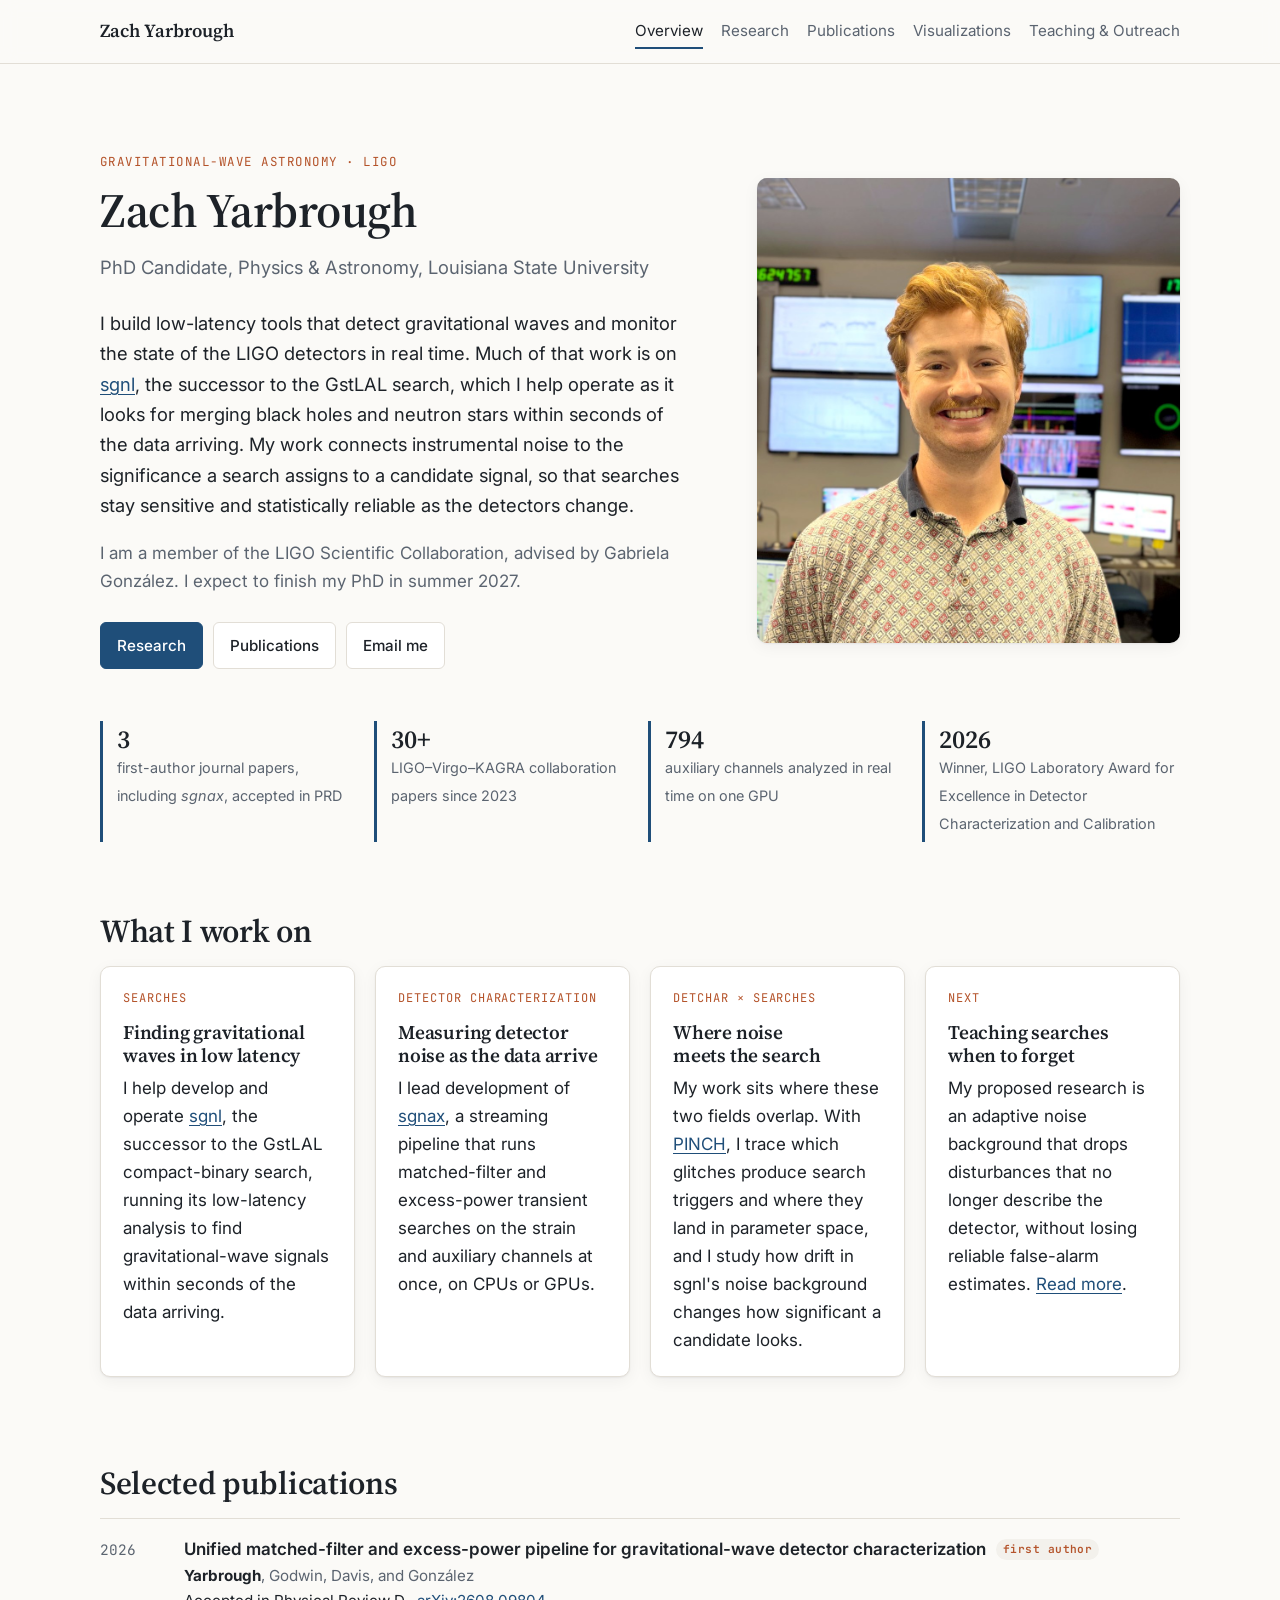
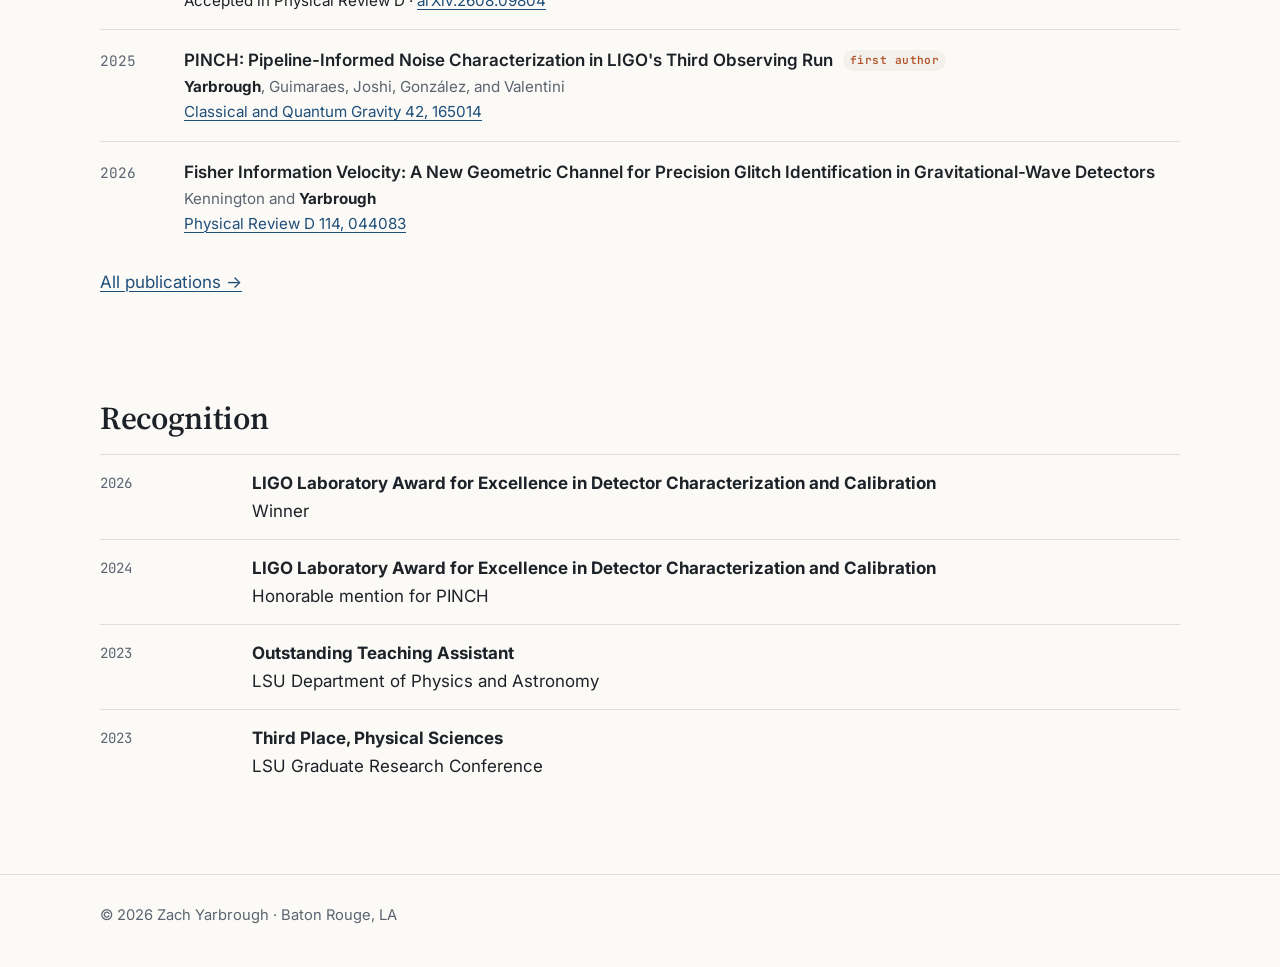
<file: index.html>
<!doctype html>
<html lang="en">
<head>
  <meta charset="utf-8">
  <meta name="viewport" content="width=device-width, initial-scale=1">
  <title>Zach Yarbrough | Gravitational-Wave Physicist</title>
  <meta name="description" content="Zach Yarbrough is a PhD candidate at Louisiana State University and a member of the LIGO Scientific Collaboration, working on detector characterization and low-latency gravitational-wave searches.">
  <link rel="canonical" href="https://zachyarbrough.com/">
  <meta property="og:title" content="Zach Yarbrough | Gravitational-Wave Physicist">
  <meta property="og:description" content="Detector characterization and low-latency gravitational-wave searches with LIGO.">
  <meta property="og:image" content="https://zachyarbrough.com/assets/img/headshot.jpg">
  <meta property="og:url" content="https://zachyarbrough.com/">
  <link rel="preconnect" href="https://fonts.googleapis.com">
  <link rel="preconnect" href="https://fonts.gstatic.com" crossorigin>
  <link rel="stylesheet" href="https://fonts.googleapis.com/css2?family=Inter:wght@400;500;600;700&family=JetBrains+Mono:wght@400;500&family=Source+Serif+4:opsz,wght@8..60,500;8..60,600;8..60,700&display=swap">
  <link rel="stylesheet" href="assets/css/site.css">
  <script type="application/ld+json">
  {
    "@context": "https://schema.org",
    "@type": "Person",
    "name": "Zach Yarbrough",
    "url": "https://zachyarbrough.com/",
    "image": "https://zachyarbrough.com/assets/img/headshot.jpg",
    "jobTitle": "PhD Candidate",
    "affiliation": [
      {"@type": "CollegeOrUniversity", "name": "Louisiana State University"},
      {"@type": "Organization", "name": "LIGO Scientific Collaboration"}
    ],
    "alumniOf": {"@type": "CollegeOrUniversity", "name": "University of Oklahoma"},
    "knowsAbout": ["Gravitational-wave astronomy", "Detector characterization", "Data quality", "Compact binary coalescence searches", "GstLAL", "GPU computing"]
  }
  </script>
</head>
<body>
<a class="skip" href="#main">Skip to content</a>

<header class="site-header">
  <div class="wrap">
    <a class="brand" href="index.html">Zach Yarbrough</a>
    <nav class="nav" aria-label="Main">
      <a href="index.html" aria-current="page">Overview</a>
      <a href="research.html">Research</a>
      <a href="publications.html">Publications</a>
      <a href="visualizations.html">Visualizations</a>
      <a href="outreach.html">Teaching &amp; Outreach</a>
    </nav>
  </div>
</header>

<main id="main">
  <section class="hero">
    <div class="wrap">
      <div>
        <p class="eyebrow">Gravitational-wave astronomy · LIGO</p>
        <h1>Zach Yarbrough</h1>
        <p class="role">PhD Candidate, Physics &amp; Astronomy, Louisiana State University</p>
        <p class="lede">I build low-latency tools that detect gravitational waves and monitor the state of the LIGO detectors in real time. Much of that work is on <a href="research.html#sgnl">sgnl</a>, the successor to the GstLAL search, which I help operate as it looks for merging black holes and neutron stars within seconds of the data arriving. My work connects instrumental noise to the significance a search assigns to a candidate signal, so that searches stay sensitive and statistically reliable as the detectors change.</p>
        <p class="muted">I am a member of the LIGO Scientific Collaboration, advised by Gabriela González. I expect to finish my PhD in summer 2027.</p>
        <div class="cta">
          <a class="btn primary" href="research.html">Research</a>
          <a class="btn" href="publications.html">Publications</a>
          <a class="btn" data-email data-user="zacharylyarbrough" data-domain="gmail.com" href="#">Email me</a>
        </div>
      </div>
      <div class="portrait">
        <img src="assets/img/headshot.jpg" alt="Zach Yarbrough in the LIGO Livingston control room" width="1200" height="1093">
      </div>
    </div>
  </section>

  <div class="wrap">
    <ul class="facts">
      <li><b>3</b><span>first-author journal papers, including <i>sgnax</i>, accepted in PRD</span></li>
      <li><b>30+</b><span>LIGO–Virgo–KAGRA collaboration papers since 2023</span></li>
      <li><b>794</b><span>auxiliary channels analyzed in real time on one GPU</span></li>
      <li><b>2026</b><span>Winner, LIGO Laboratory Award for Excellence in Detector Characterization and Calibration</span></li>
    </ul>

    <section>
      <h2>What I work on</h2>
      <div class="grid grid-4">
        <article class="card">
          <p class="tag">Searches</p>
          <h3>Finding gravitational waves in low latency</h3>
          <p>I help develop and operate <a href="research.html#sgnl">sgnl</a>, the successor to the GstLAL compact-binary search, running its low-latency analysis to find gravitational-wave signals within seconds of the data arriving.</p>
        </article>
        <article class="card">
          <p class="tag">Detector characterization</p>
          <h3>Measuring detector noise as the data arrive</h3>
          <p>I lead development of <a href="research.html#sgnax">sgnax</a>, a streaming pipeline that runs matched-filter and excess-power transient searches on the strain and auxiliary channels at once, on CPUs or GPUs.</p>
        </article>
        <article class="card">
          <p class="tag">Detchar × Searches</p>
          <h3>Where noise meets the search</h3>
          <p>My work sits where these two fields overlap. With <a href="research.html#pinch">PINCH</a>, I trace which glitches produce search triggers and where they land in parameter space, and I study how drift in sgnl's noise background changes how significant a candidate looks.</p>
        </article>
        <article class="card">
          <p class="tag">Next</p>
          <h3>Teaching searches when to forget</h3>
          <p>My proposed research is an adaptive noise background that drops disturbances that no longer describe the detector, without losing reliable false-alarm estimates. <a href="research.html#next">Read more</a>.</p>
        </article>
      </div>
    </section>

    <section>
      <h2>Selected publications</h2>
      <ul class="pubs">
        <li>
          <span class="yr">2026</span>
          <div>
            <div class="t">Unified matched-filter and excess-power pipeline for gravitational-wave detector characterization <span class="badge">first author</span></div>
            <div class="a"><span class="me">Yarbrough</span>, Godwin, Davis, and González</div>
            <div class="v">Accepted in Physical Review D · <a href="https://arxiv.org/abs/2608.09804">arXiv:2608.09804</a></div>
          </div>
        </li>
        <li>
          <span class="yr">2025</span>
          <div>
            <div class="t">PINCH: Pipeline-Informed Noise Characterization in LIGO's Third Observing Run <span class="badge">first author</span></div>
            <div class="a"><span class="me">Yarbrough</span>, Guimaraes, Joshi, González, and Valentini</div>
            <div class="v"><a href="https://doi.org/10.1088/1361-6382/adf58c">Classical and Quantum Gravity 42, 165014</a></div>
          </div>
        </li>
        <li>
          <span class="yr">2026</span>
          <div>
            <div class="t">Fisher Information Velocity: A New Geometric Channel for Precision Glitch Identification in Gravitational-Wave Detectors</div>
            <div class="a">Kennington and <span class="me">Yarbrough</span></div>
            <div class="v"><a href="https://doi.org/10.1103/9mr6-7vts">Physical Review D 114, 044083</a></div>
          </div>
        </li>
      </ul>
      <p style="margin-top:16px"><a href="publications.html">All publications →</a></p>
    </section>

    <section>
      <h2>Recognition</h2>
      <ul class="timeline">
        <li><span class="when">2026</span><div><b>LIGO Laboratory Award for Excellence in Detector Characterization and Calibration</b>Winner</div></li>
        <li><span class="when">2024</span><div><b>LIGO Laboratory Award for Excellence in Detector Characterization and Calibration</b>Honorable mention for PINCH</div></li>
        <li><span class="when">2023</span><div><b>Outstanding Teaching Assistant</b>LSU Department of Physics and Astronomy</div></li>
        <li><span class="when">2023</span><div><b>Third Place, Physical Sciences</b>LSU Graduate Research Conference</div></li>
      </ul>
    </section>
  </div>
</main>

<footer class="site-footer">
  <div class="wrap">
    <span>© <span id="year">2026</span> Zach Yarbrough · Baton Rouge, LA</span>
  </div>
</footer>
<script src="assets/js/site.js"></script>
</body>
</html>
</file>
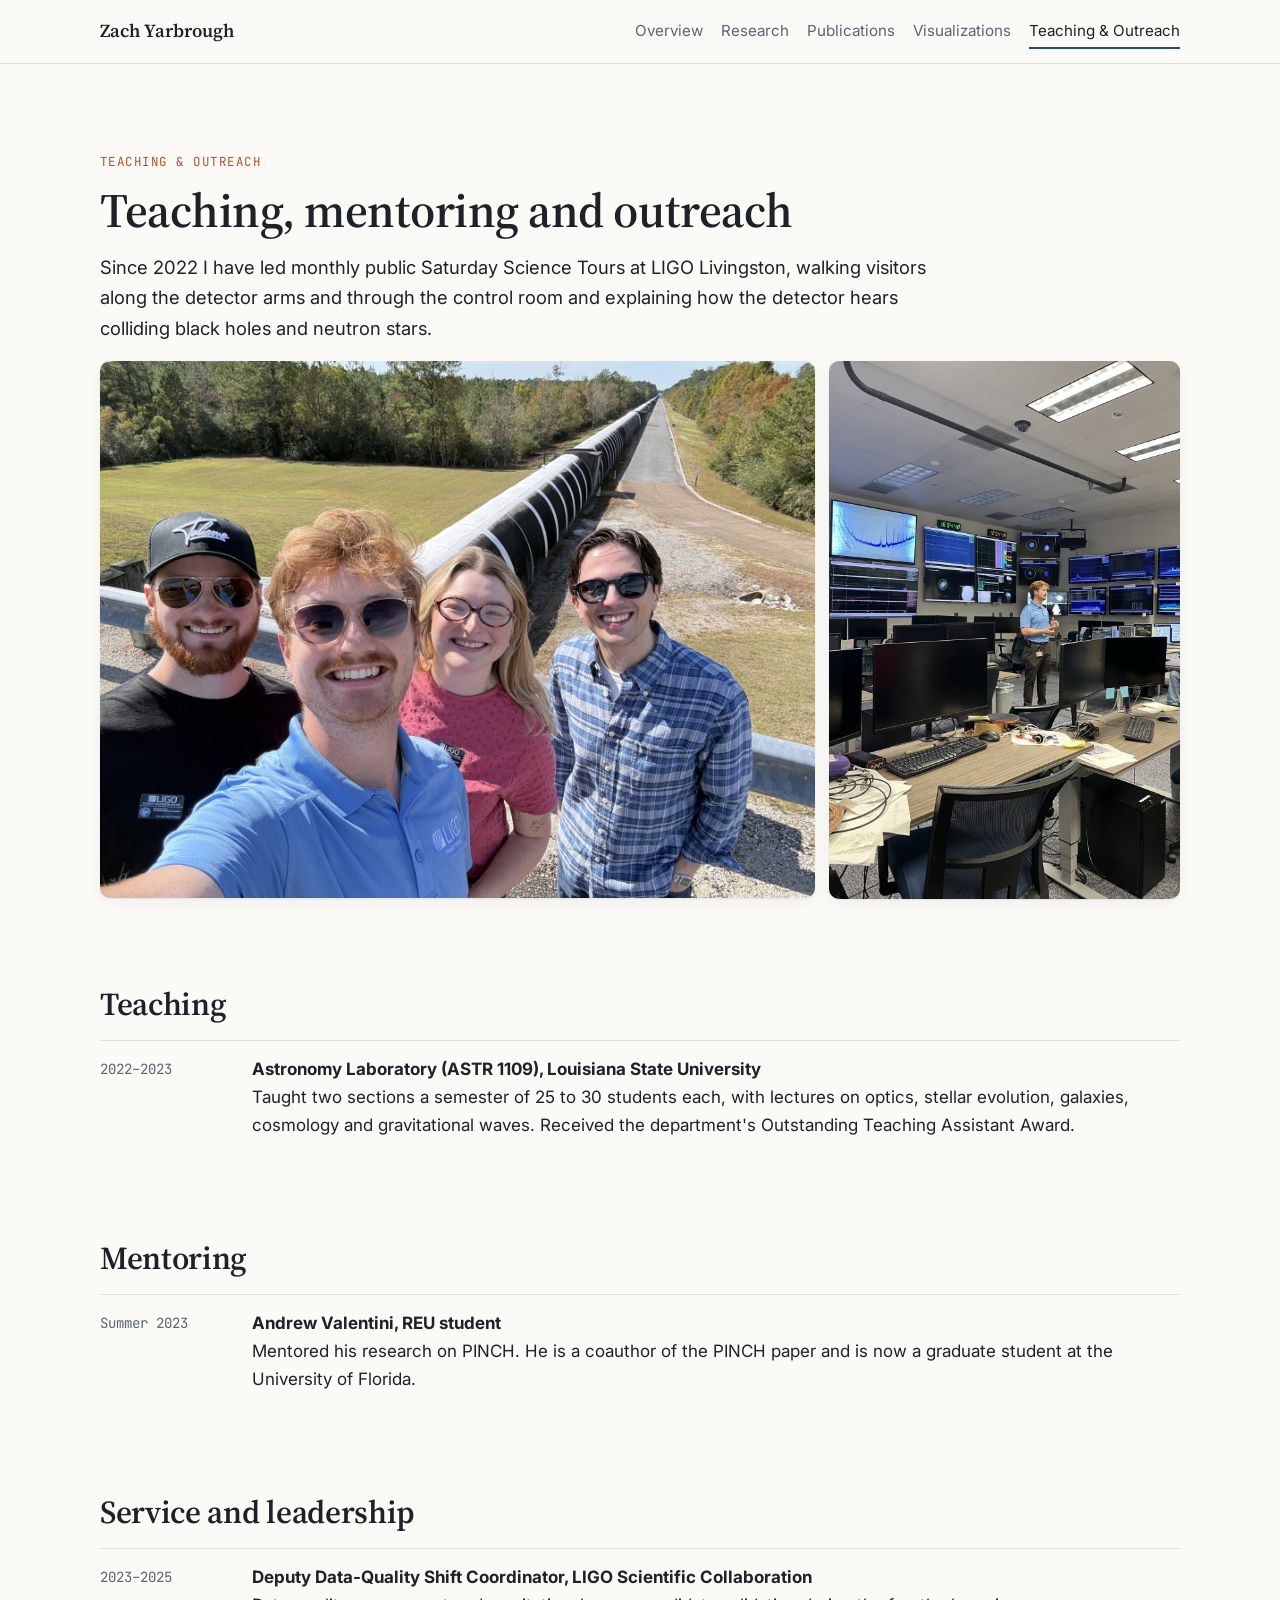
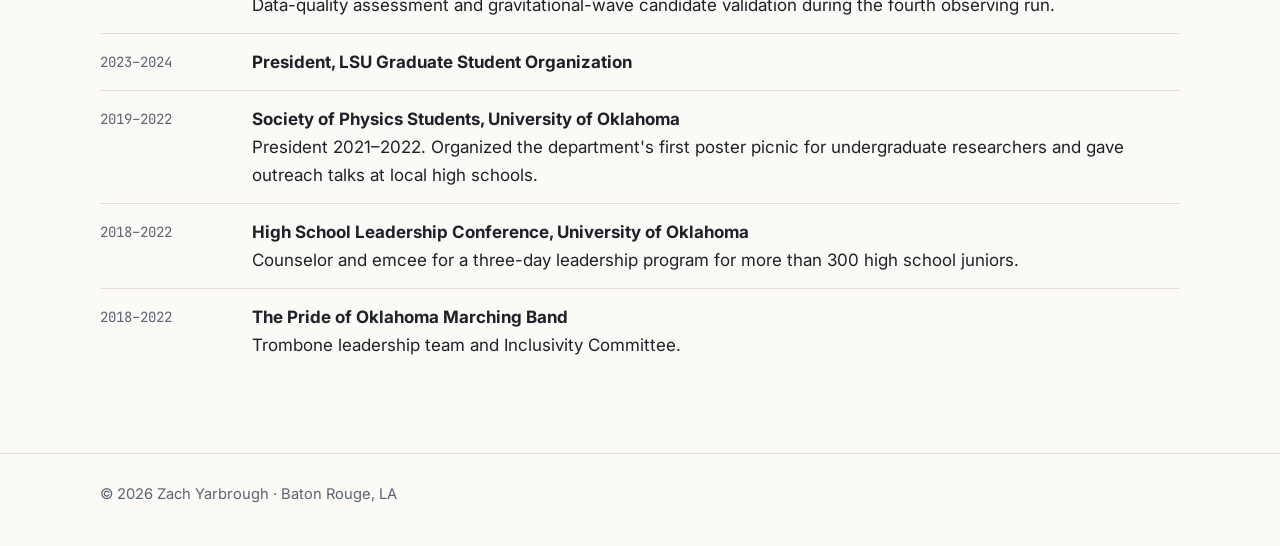
<file: outreach.html>
<!doctype html>
<html lang="en">
<head>
  <meta charset="utf-8">
  <meta name="viewport" content="width=device-width, initial-scale=1">
  <title>Teaching &amp; Outreach | Zach Yarbrough</title>
  <meta name="description" content="Teaching, mentoring, service and public outreach by Zach Yarbrough, including Saturday Science Tours at LIGO Livingston.">
  <link rel="canonical" href="https://zachyarbrough.com/outreach.html">
  <meta property="og:title" content="Teaching &amp; Outreach | Zach Yarbrough">
  <meta property="og:description" content="Teaching, mentoring, service and public outreach by Zach Yarbrough, including Saturday Science Tours at LIGO Livingston.">
  <meta property="og:image" content="https://zachyarbrough.com/assets/img/headshot.jpg">
  <meta property="og:url" content="https://zachyarbrough.com/outreach.html">
  <link rel="preconnect" href="https://fonts.googleapis.com">
  <link rel="preconnect" href="https://fonts.gstatic.com" crossorigin>
  <link rel="stylesheet" href="https://fonts.googleapis.com/css2?family=Inter:wght@400;500;600;700&family=JetBrains+Mono:wght@400;500&family=Source+Serif+4:opsz,wght@8..60,500;8..60,600;8..60,700&display=swap">
  <link rel="stylesheet" href="assets/css/site.css">
</head>
<body>
<a class="skip" href="#main">Skip to content</a>

<header class="site-header">
  <div class="wrap">
    <a class="brand" href="index.html">Zach Yarbrough</a>
    <nav class="nav" aria-label="Main">
      <a href="index.html">Overview</a>
      <a href="research.html">Research</a>
      <a href="publications.html">Publications</a>
      <a href="visualizations.html">Visualizations</a>
      <a href="outreach.html" aria-current="page">Teaching &amp; Outreach</a>
    </nav>
  </div>
</header>

<main id="main">
  <div class="wrap">
    <section class="hero" style="padding-bottom:0">
      <p class="eyebrow">Teaching &amp; Outreach</p>
      <h1>Teaching, mentoring and outreach</h1>
      <p class="narrow lede">Since 2022 I have led monthly public Saturday Science Tours at LIGO Livingston, walking visitors along the detector arms and through the control room and explaining how the detector hears colliding black holes and neutron stars.</p>
    </section>

    <section>
      <div class="gallery">
        <figure class="g-wide"><img src="assets/img/tour-arm-group.jpg" alt="A group selfie beside one of LIGO Livingston's 4-kilometer beam tube arms" loading="lazy"></figure>
        <figure class="g-tall"><img src="assets/img/tour-control-room.jpg" alt="Speaking with visitors in the LIGO Livingston control room" loading="lazy"></figure>
      </div>
    </section>

    <section>
      <h2>Teaching</h2>
      <ul class="timeline">
        <li><span class="when">2022–2023</span><div><b>Astronomy Laboratory (ASTR 1109), Louisiana State University</b>Taught two sections a semester of 25 to 30 students each, with lectures on optics, stellar evolution, galaxies, cosmology and gravitational waves. Received the department's Outstanding Teaching Assistant Award.</div></li>
      </ul>
    </section>

    <section>
      <h2>Mentoring</h2>
      <ul class="timeline">
        <li><span class="when">Summer 2023</span><div><b>Andrew Valentini, REU student</b>Mentored his research on PINCH. He is a coauthor of the PINCH paper and is now a graduate student at the University of Florida.</div></li>
      </ul>
    </section>

    <section>
      <h2>Service and leadership</h2>
      <ul class="timeline">
        <li><span class="when">2023–2025</span><div><b>Deputy Data-Quality Shift Coordinator, LIGO Scientific Collaboration</b>Data-quality assessment and gravitational-wave candidate validation during the fourth observing run.</div></li>
        <li><span class="when">2023–2024</span><div><b>President, LSU Graduate Student Organization</b></div></li>
        <li><span class="when">2019–2022</span><div><b>Society of Physics Students, University of Oklahoma</b>President 2021–2022. Organized the department's first poster picnic for undergraduate researchers and gave outreach talks at local high schools.</div></li>
        <li><span class="when">2018–2022</span><div><b>High School Leadership Conference, University of Oklahoma</b>Counselor and emcee for a three-day leadership program for more than 300 high school juniors.</div></li>
        <li><span class="when">2018–2022</span><div><b>The Pride of Oklahoma Marching Band</b>Trombone leadership team and Inclusivity Committee.</div></li>
      </ul>
    </section>
  </div>
</main>


<footer class="site-footer">
  <div class="wrap">
    <span>© <span id="year">2026</span> Zach Yarbrough · Baton Rouge, LA</span>
  </div>
</footer>
<script src="assets/js/site.js"></script>
</body>
</html>
</file>
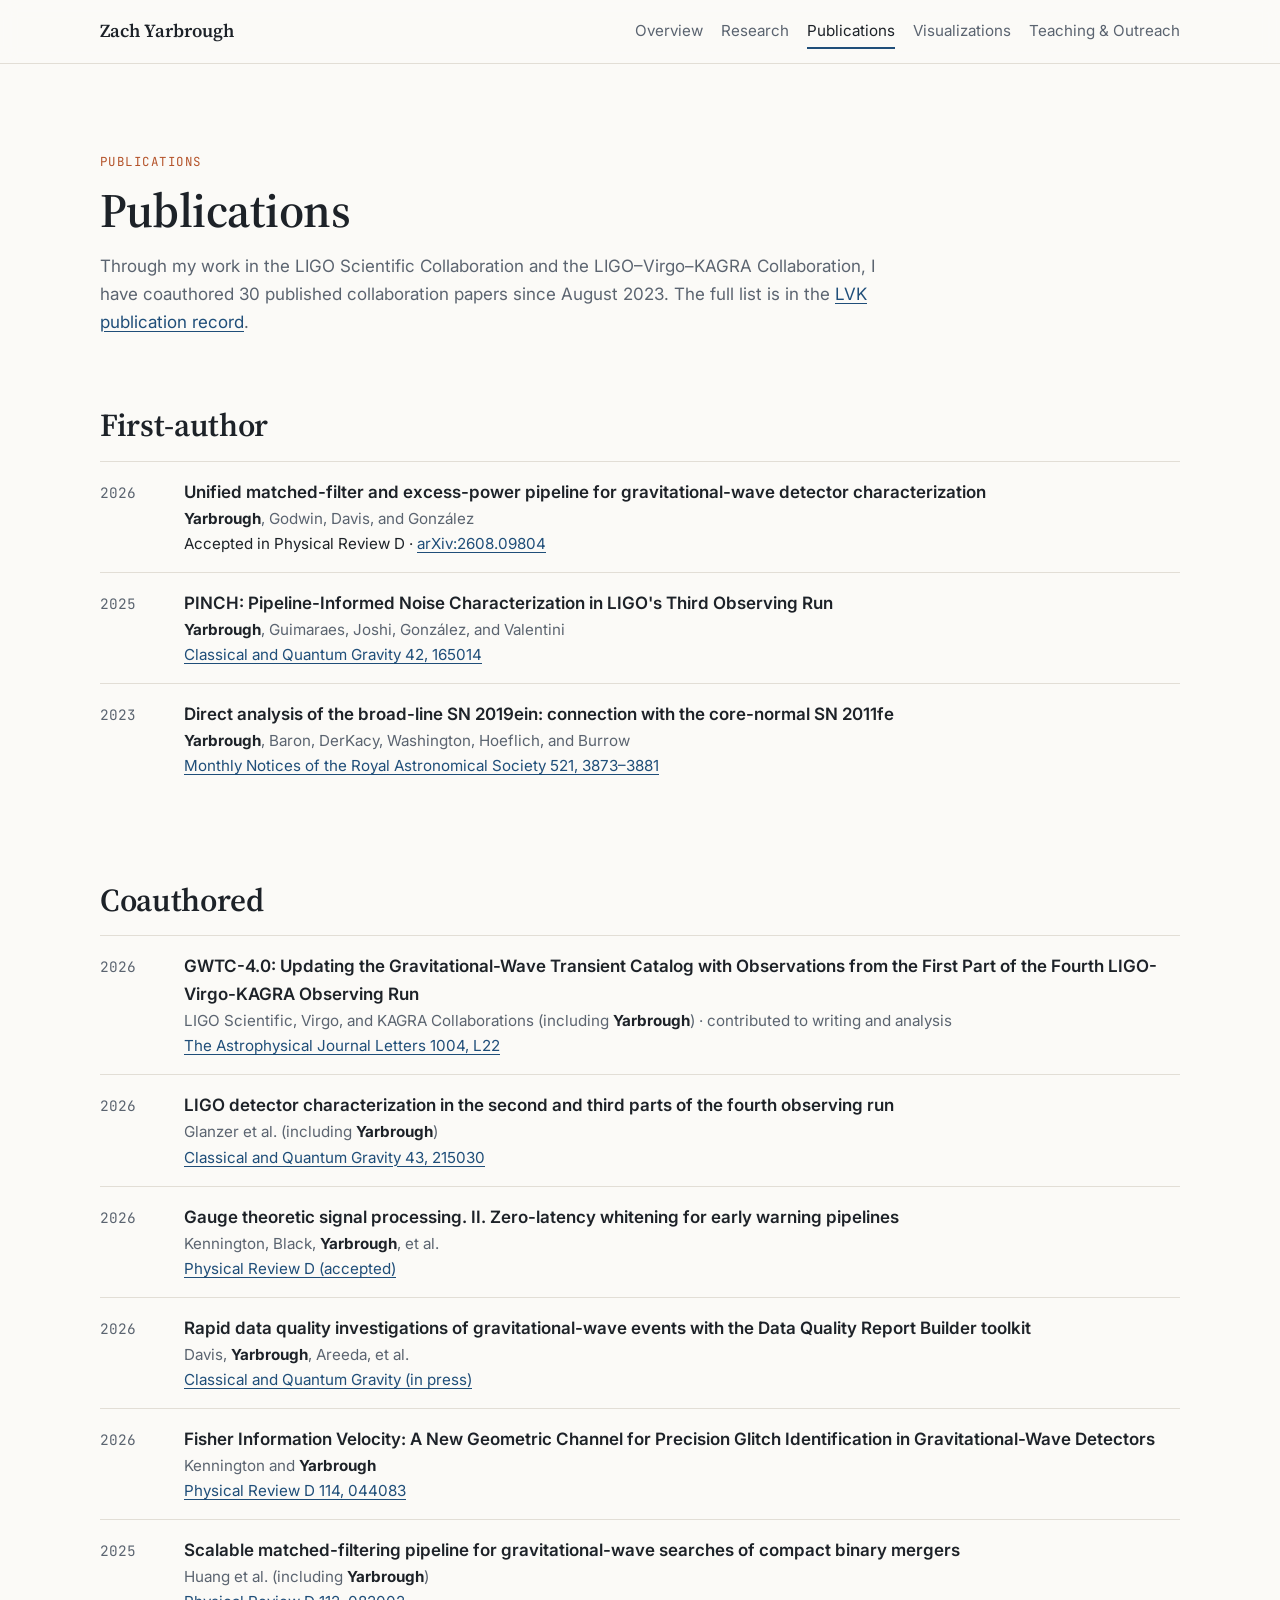
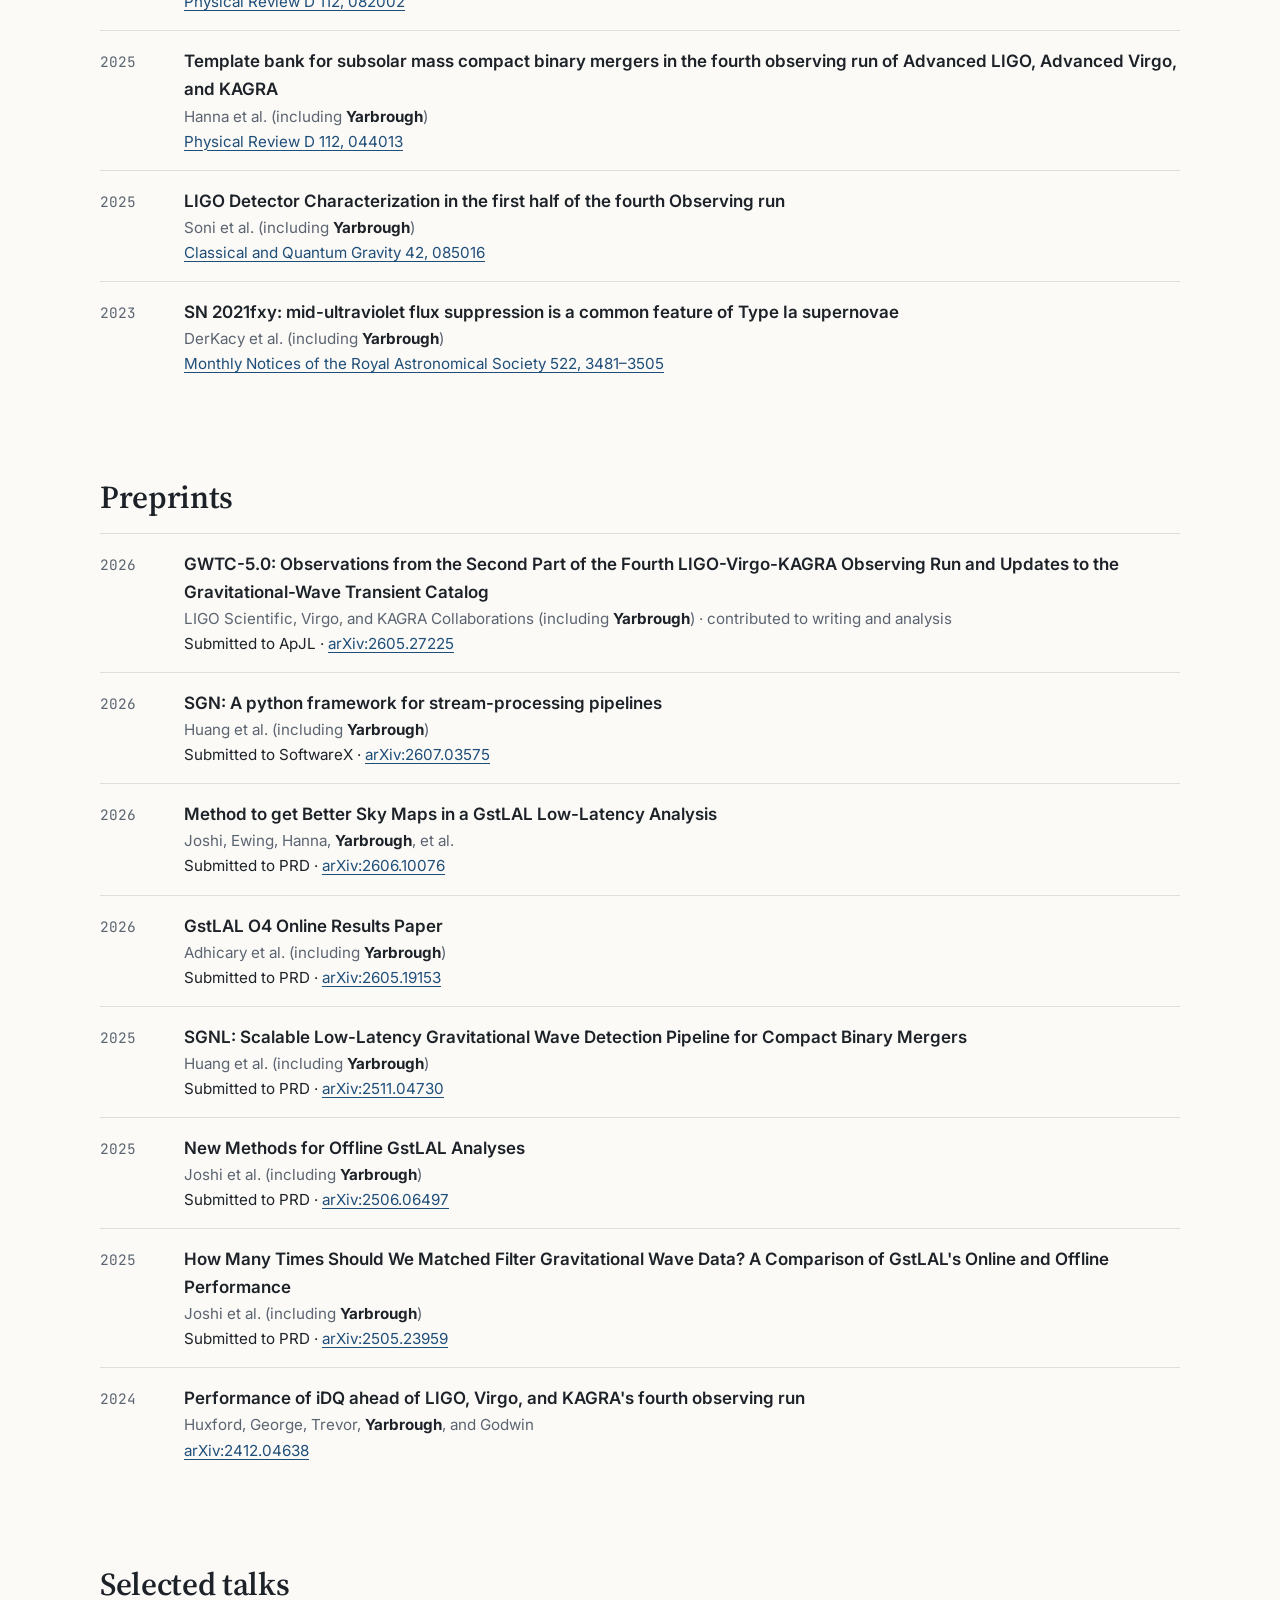
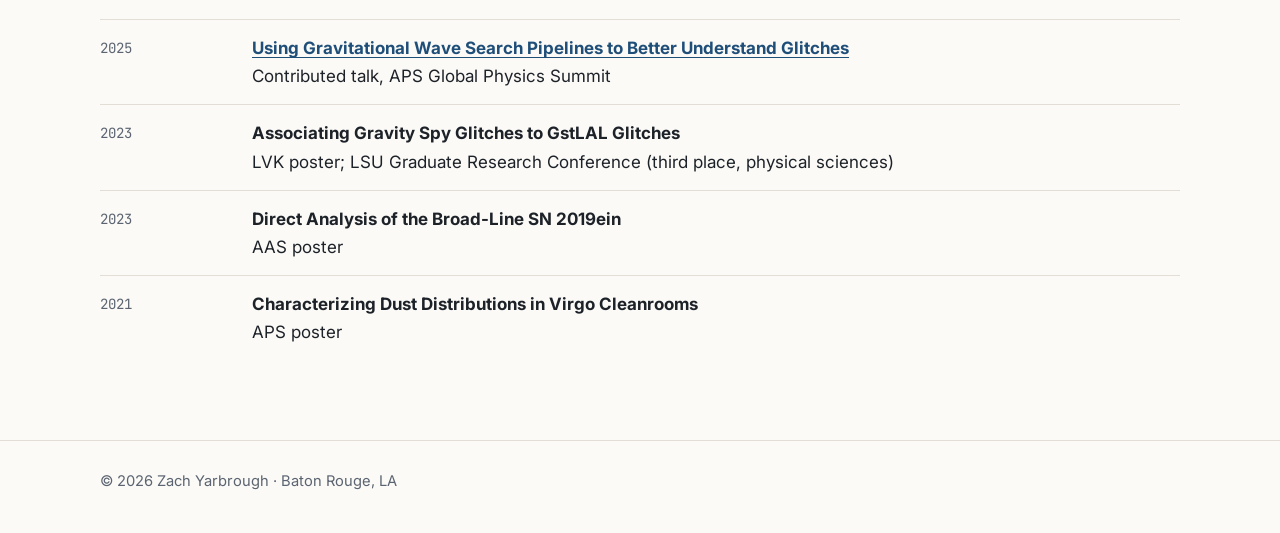
<file: publications.html>
<!doctype html>
<html lang="en">
<head>
  <meta charset="utf-8">
  <meta name="viewport" content="width=device-width, initial-scale=1">
  <title>Publications | Zach Yarbrough</title>
  <meta name="description" content="Publications by Zach Yarbrough, including first-author papers on PINCH, sgnax and SN 2019ein, and LIGO-Virgo-KAGRA collaboration papers.">
  <link rel="canonical" href="https://zachyarbrough.com/publications.html">
  <meta property="og:title" content="Publications | Zach Yarbrough">
  <meta property="og:description" content="Publications by Zach Yarbrough, including first-author papers on PINCH, sgnax and SN 2019ein, and LIGO-Virgo-KAGRA collaboration papers.">
  <meta property="og:image" content="https://zachyarbrough.com/assets/img/headshot.jpg">
  <meta property="og:url" content="https://zachyarbrough.com/publications.html">
  <link rel="preconnect" href="https://fonts.googleapis.com">
  <link rel="preconnect" href="https://fonts.gstatic.com" crossorigin>
  <link rel="stylesheet" href="https://fonts.googleapis.com/css2?family=Inter:wght@400;500;600;700&family=JetBrains+Mono:wght@400;500&family=Source+Serif+4:opsz,wght@8..60,500;8..60,600;8..60,700&display=swap">
  <link rel="stylesheet" href="assets/css/site.css">
</head>
<body>
<a class="skip" href="#main">Skip to content</a>

<header class="site-header">
  <div class="wrap">
    <a class="brand" href="index.html">Zach Yarbrough</a>
    <nav class="nav" aria-label="Main">
      <a href="index.html">Overview</a>
      <a href="research.html">Research</a>
      <a href="publications.html" aria-current="page">Publications</a>
      <a href="visualizations.html">Visualizations</a>
      <a href="outreach.html">Teaching &amp; Outreach</a>
    </nav>
  </div>
</header>

<main id="main">
  <div class="wrap">
    <section class="hero" style="padding-bottom:0">
      <p class="eyebrow">Publications</p>
      <h1>Publications</h1>
      <p class="narrow muted">Through my work in the LIGO Scientific Collaboration and the LIGO–Virgo–KAGRA Collaboration, I have coauthored 30 published collaboration papers since August 2023. The full list is in the <a href="https://pnp.ligo.org/ppcomm/Papers.html">LVK publication record</a>.</p>
    </section>

    <section>
      <h2>First-author</h2>
      <ul class="pubs">
        <li><span class="yr">2026</span><div>
          <div class="t">Unified matched-filter and excess-power pipeline for gravitational-wave detector characterization</div>
          <div class="a"><span class="me">Yarbrough</span>, Godwin, Davis, and González</div>
          <div class="v">Accepted in Physical Review D · <a href="https://arxiv.org/abs/2608.09804">arXiv:2608.09804</a></div></div></li>
        <li><span class="yr">2025</span><div>
          <div class="t">PINCH: Pipeline-Informed Noise Characterization in LIGO's Third Observing Run</div>
          <div class="a"><span class="me">Yarbrough</span>, Guimaraes, Joshi, González, and Valentini</div>
          <div class="v"><a href="https://doi.org/10.1088/1361-6382/adf58c">Classical and Quantum Gravity 42, 165014</a></div></div></li>
        <li><span class="yr">2023</span><div>
          <div class="t">Direct analysis of the broad-line SN 2019ein: connection with the core-normal SN 2011fe</div>
          <div class="a"><span class="me">Yarbrough</span>, Baron, DerKacy, Washington, Hoeflich, and Burrow</div>
          <div class="v"><a href="https://doi.org/10.1093/mnras/stad758">Monthly Notices of the Royal Astronomical Society 521, 3873–3881</a></div></div></li>
      </ul>
    </section>

    <section>
      <h2>Coauthored</h2>
      <ul class="pubs">
        <li><span class="yr">2026</span><div>
          <div class="t">GWTC-4.0: Updating the Gravitational-Wave Transient Catalog with Observations from the First Part of the Fourth LIGO-Virgo-KAGRA Observing Run</div>
          <div class="a">LIGO Scientific, Virgo, and KAGRA Collaborations (including <span class="me">Yarbrough</span>) · contributed to writing and analysis</div>
          <div class="v"><a href="https://doi.org/10.3847/2041-8213/ae2c74">The Astrophysical Journal Letters 1004, L22</a></div></div></li>
        <li><span class="yr">2026</span><div>
          <div class="t">LIGO detector characterization in the second and third parts of the fourth observing run</div>
          <div class="a">Glanzer et al. (including <span class="me">Yarbrough</span>)</div>
          <div class="v"><a href="https://doi.org/10.1088/1361-6382/aeb525">Classical and Quantum Gravity 43, 215030</a></div></div></li>
        <li><span class="yr">2026</span><div>
          <div class="t">Gauge theoretic signal processing. II. Zero-latency whitening for early warning pipelines</div>
          <div class="a">Kennington, Black, <span class="me">Yarbrough</span>, et al.</div>
          <div class="v"><a href="https://doi.org/10.1103/z82m-glq3">Physical Review D (accepted)</a></div></div></li>
        <li><span class="yr">2026</span><div>
          <div class="t">Rapid data quality investigations of gravitational-wave events with the Data Quality Report Builder toolkit</div>
          <div class="a">Davis, <span class="me">Yarbrough</span>, Areeda, et al.</div>
          <div class="v"><a href="https://doi.org/10.1088/1361-6382/aeaa9d">Classical and Quantum Gravity (in press)</a></div></div></li>
        <li><span class="yr">2026</span><div>
          <div class="t">Fisher Information Velocity: A New Geometric Channel for Precision Glitch Identification in Gravitational-Wave Detectors</div>
          <div class="a">Kennington and <span class="me">Yarbrough</span></div>
          <div class="v"><a href="https://doi.org/10.1103/9mr6-7vts">Physical Review D 114, 044083</a></div></div></li>
        <li><span class="yr">2025</span><div>
          <div class="t">Scalable matched-filtering pipeline for gravitational-wave searches of compact binary mergers</div>
          <div class="a">Huang et al. (including <span class="me">Yarbrough</span>)</div>
          <div class="v"><a href="https://doi.org/10.1103/m7bv-c7rm">Physical Review D 112, 082002</a></div></div></li>
        <li><span class="yr">2025</span><div>
          <div class="t">Template bank for subsolar mass compact binary mergers in the fourth observing run of Advanced LIGO, Advanced Virgo, and KAGRA</div>
          <div class="a">Hanna et al. (including <span class="me">Yarbrough</span>)</div>
          <div class="v"><a href="https://doi.org/10.1103/c97v-bmj8">Physical Review D 112, 044013</a></div></div></li>
        <li><span class="yr">2025</span><div>
          <div class="t">LIGO Detector Characterization in the first half of the fourth Observing run</div>
          <div class="a">Soni et al. (including <span class="me">Yarbrough</span>)</div>
          <div class="v"><a href="https://doi.org/10.1088/1361-6382/adc4b6">Classical and Quantum Gravity 42, 085016</a></div></div></li>
        <li><span class="yr">2023</span><div>
          <div class="t">SN 2021fxy: mid-ultraviolet flux suppression is a common feature of Type Ia supernovae</div>
          <div class="a">DerKacy et al. (including <span class="me">Yarbrough</span>)</div>
          <div class="v"><a href="https://doi.org/10.1093/mnras/stad1171">Monthly Notices of the Royal Astronomical Society 522, 3481–3505</a></div></div></li>
      </ul>
    </section>

    <section>
      <h2>Preprints</h2>
      <ul class="pubs">
        <li><span class="yr">2026</span><div>
          <div class="t">GWTC-5.0: Observations from the Second Part of the Fourth LIGO-Virgo-KAGRA Observing Run and Updates to the Gravitational-Wave Transient Catalog</div>
          <div class="a">LIGO Scientific, Virgo, and KAGRA Collaborations (including <span class="me">Yarbrough</span>) · contributed to writing and analysis</div>
          <div class="v">Submitted to ApJL · <a href="https://arxiv.org/abs/2605.27225">arXiv:2605.27225</a></div></div></li>
        <li><span class="yr">2026</span><div>
          <div class="t">SGN: A python framework for stream-processing pipelines</div>
          <div class="a">Huang et al. (including <span class="me">Yarbrough</span>)</div>
          <div class="v">Submitted to SoftwareX · <a href="https://arxiv.org/abs/2607.03575">arXiv:2607.03575</a></div></div></li>
        <li><span class="yr">2026</span><div>
          <div class="t">Method to get Better Sky Maps in a GstLAL Low-Latency Analysis</div>
          <div class="a">Joshi, Ewing, Hanna, <span class="me">Yarbrough</span>, et al.</div>
          <div class="v">Submitted to PRD · <a href="https://arxiv.org/abs/2606.10076">arXiv:2606.10076</a></div></div></li>
        <li><span class="yr">2026</span><div>
          <div class="t">GstLAL O4 Online Results Paper</div>
          <div class="a">Adhicary et al. (including <span class="me">Yarbrough</span>)</div>
          <div class="v">Submitted to PRD · <a href="https://arxiv.org/abs/2605.19153">arXiv:2605.19153</a></div></div></li>
        <li><span class="yr">2025</span><div>
          <div class="t">SGNL: Scalable Low-Latency Gravitational Wave Detection Pipeline for Compact Binary Mergers</div>
          <div class="a">Huang et al. (including <span class="me">Yarbrough</span>)</div>
          <div class="v">Submitted to PRD · <a href="https://arxiv.org/abs/2511.04730">arXiv:2511.04730</a></div></div></li>
        <li><span class="yr">2025</span><div>
          <div class="t">New Methods for Offline GstLAL Analyses</div>
          <div class="a">Joshi et al. (including <span class="me">Yarbrough</span>)</div>
          <div class="v">Submitted to PRD · <a href="https://arxiv.org/abs/2506.06497">arXiv:2506.06497</a></div></div></li>
        <li><span class="yr">2025</span><div>
          <div class="t">How Many Times Should We Matched Filter Gravitational Wave Data? A Comparison of GstLAL's Online and Offline Performance</div>
          <div class="a">Joshi et al. (including <span class="me">Yarbrough</span>)</div>
          <div class="v">Submitted to PRD · <a href="https://arxiv.org/abs/2505.23959">arXiv:2505.23959</a></div></div></li>
        <li><span class="yr">2024</span><div>
          <div class="t">Performance of iDQ ahead of LIGO, Virgo, and KAGRA's fourth observing run</div>
          <div class="a">Huxford, George, Trevor, <span class="me">Yarbrough</span>, and Godwin</div>
          <div class="v"><a href="https://arxiv.org/abs/2412.04638">arXiv:2412.04638</a></div></div></li>
      </ul>
    </section>

    <section>
      <h2>Selected talks</h2>
      <ul class="timeline">
        <li><span class="when">2025</span><div><b><a href="https://meetings-archive.aps.org/smt/2025/apr-d17/3/">Using Gravitational Wave Search Pipelines to Better Understand Glitches</a></b>Contributed talk, APS Global Physics Summit</div></li>
        <li><span class="when">2023</span><div><b>Associating Gravity Spy Glitches to GstLAL Glitches</b>LVK poster; LSU Graduate Research Conference (third place, physical sciences)</div></li>
        <li><span class="when">2023</span><div><b>Direct Analysis of the Broad-Line SN 2019ein</b>AAS poster</div></li>
        <li><span class="when">2021</span><div><b>Characterizing Dust Distributions in Virgo Cleanrooms</b>APS poster</div></li>
      </ul>
    </section>
  </div>
</main>


<footer class="site-footer">
  <div class="wrap">
    <span>© <span id="year">2026</span> Zach Yarbrough · Baton Rouge, LA</span>
  </div>
</footer>
<script src="assets/js/site.js"></script>
</body>
</html>
</file>
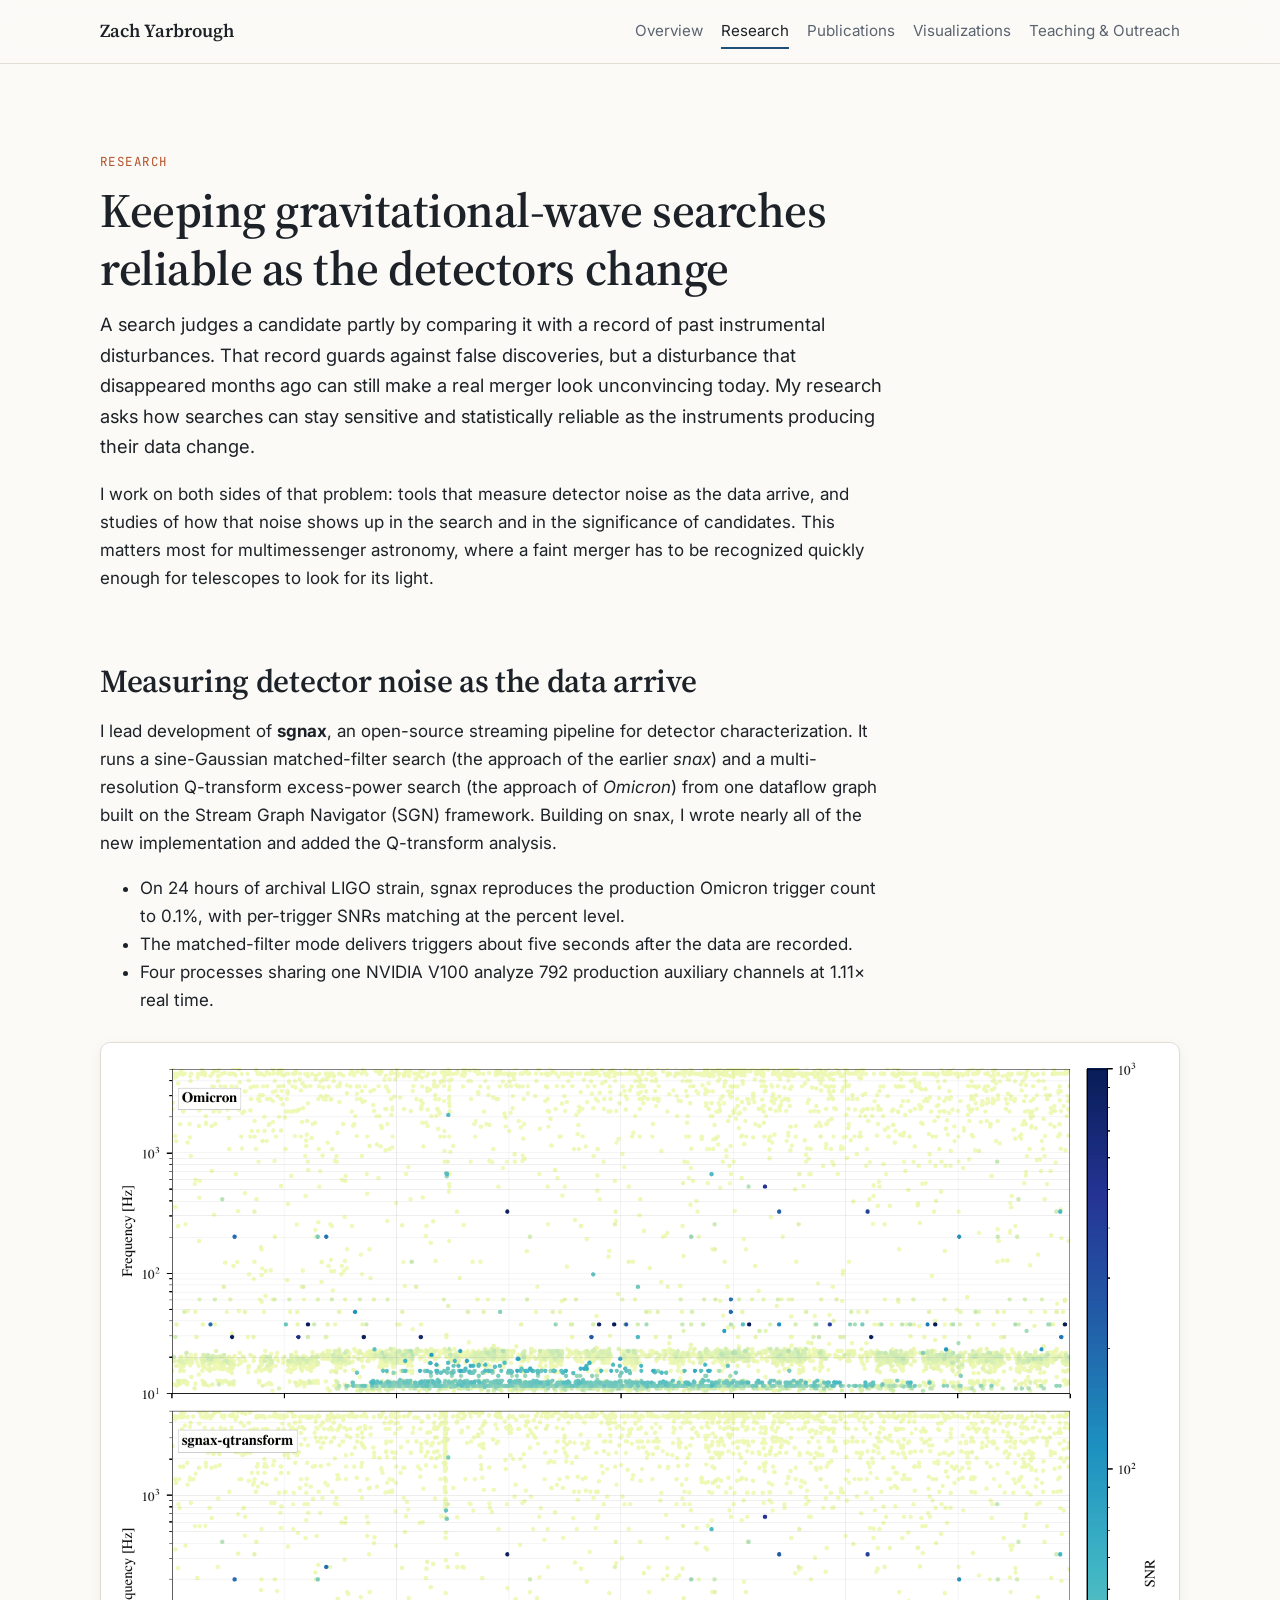
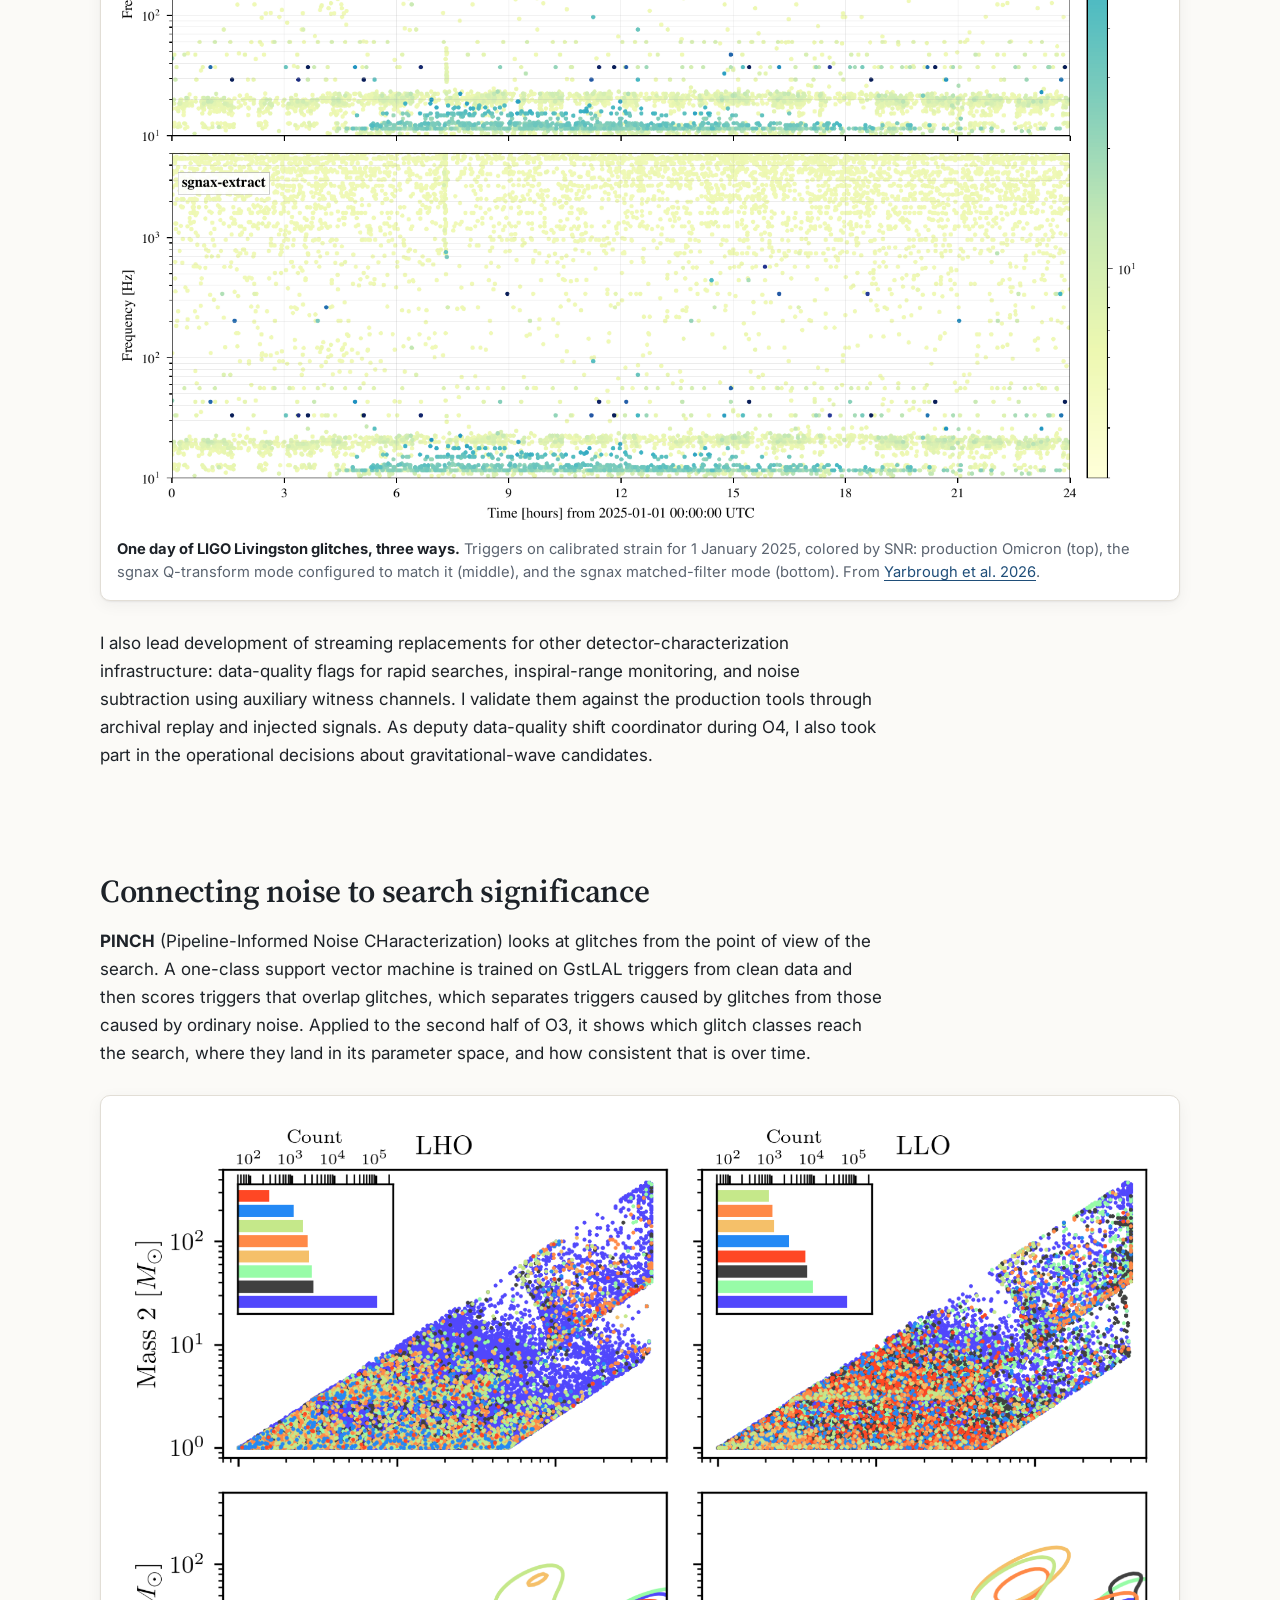
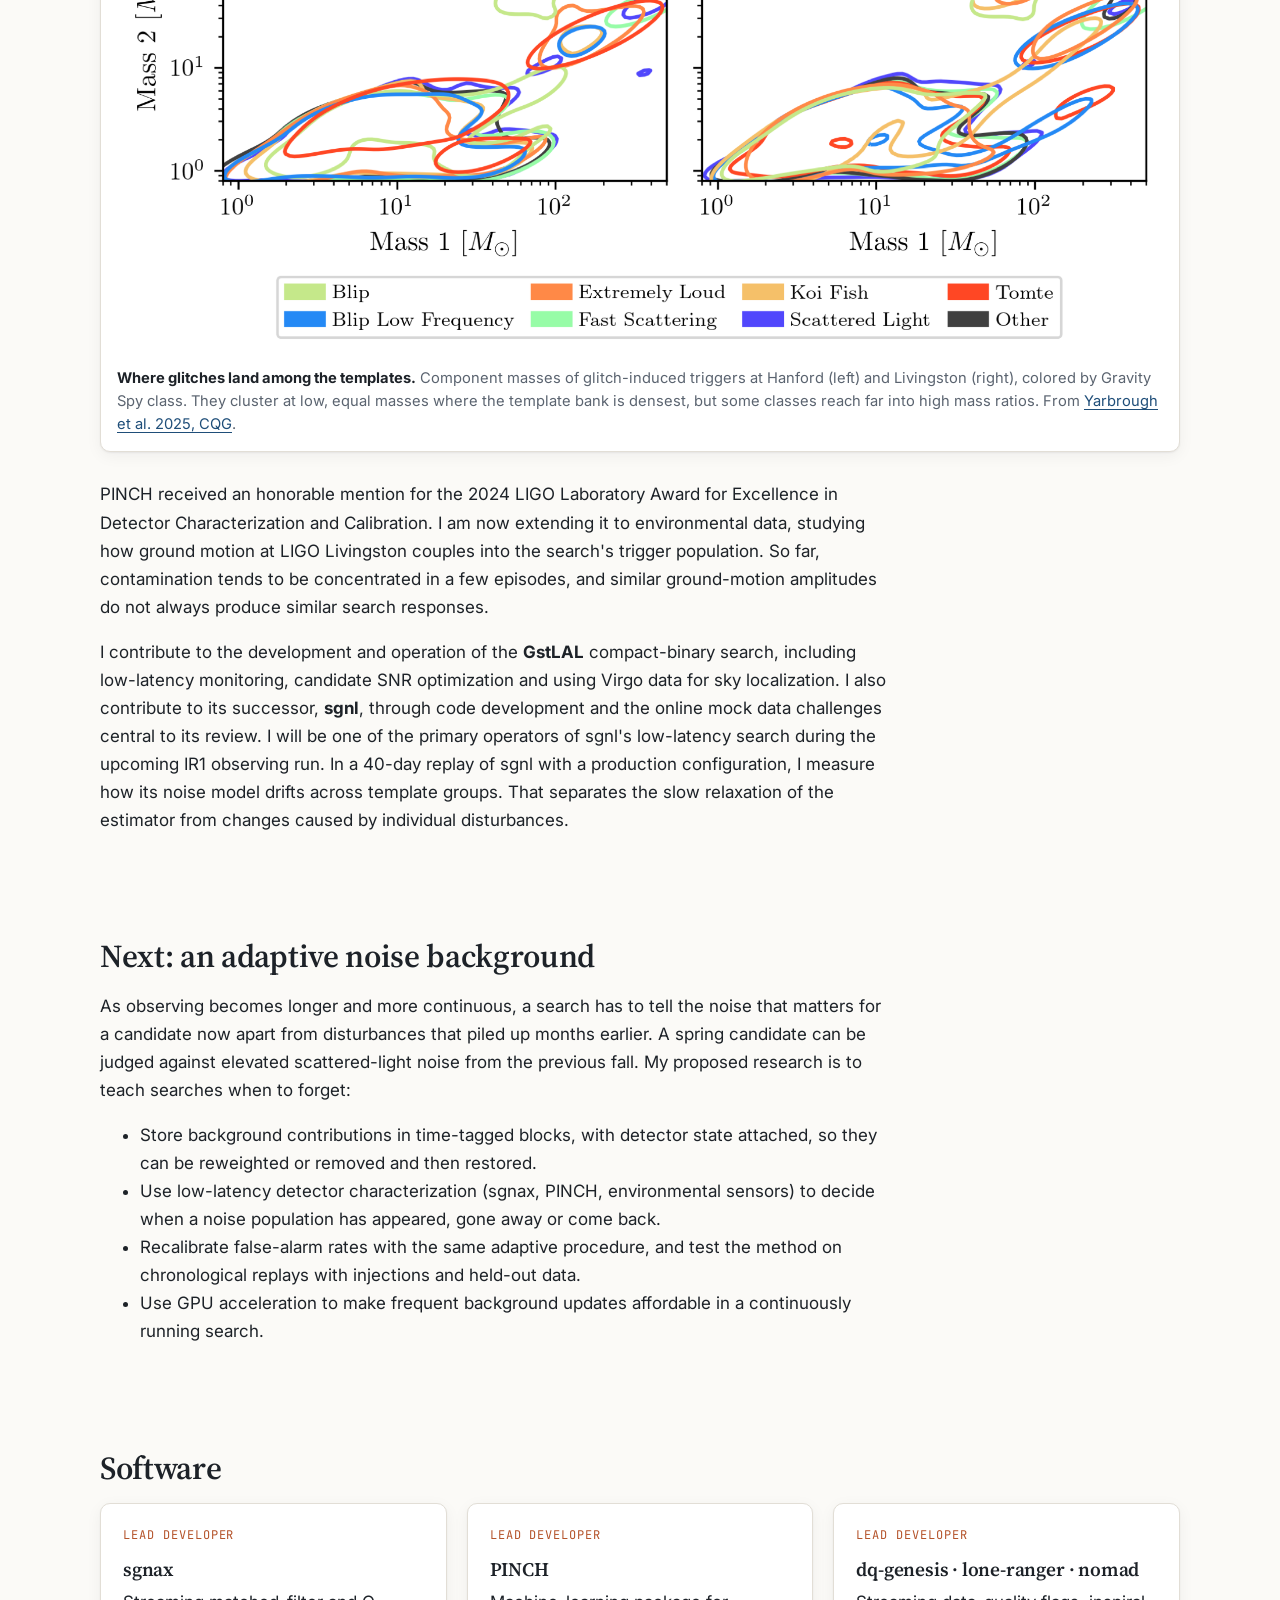
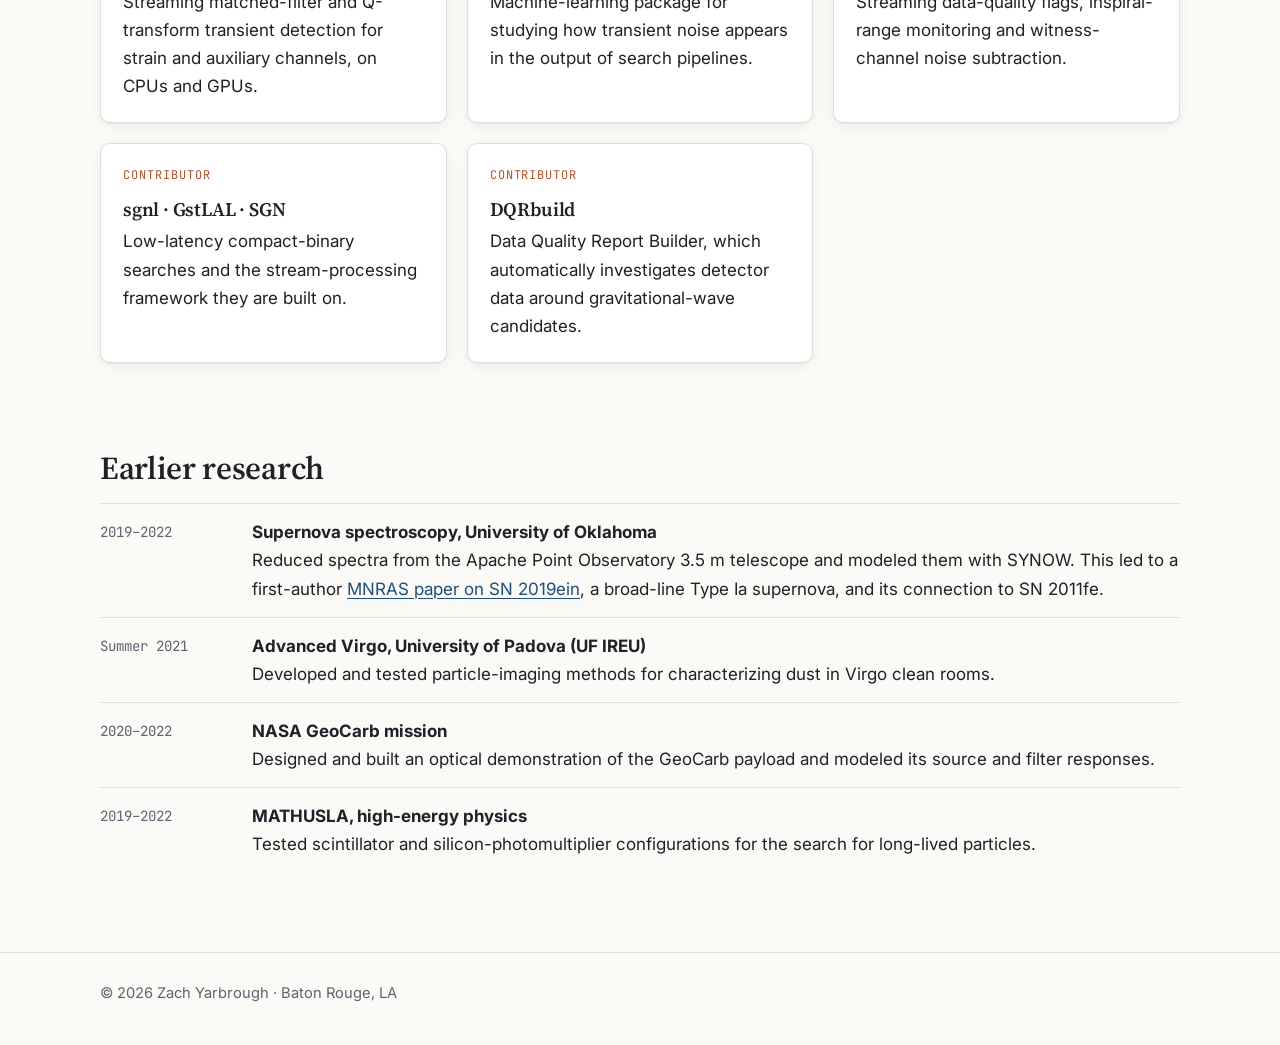
<file: research.html>
<!doctype html>
<html lang="en">
<head>
  <meta charset="utf-8">
  <meta name="viewport" content="width=device-width, initial-scale=1">
  <title>Research | Zach Yarbrough</title>
  <meta name="description" content="Research by Zach Yarbrough: streaming detector characterization (sgnax), pipeline-informed noise characterization (PINCH), and adaptive noise backgrounds for gravitational-wave searches.">
  <link rel="canonical" href="https://zachyarbrough.com/research.html">
  <meta property="og:title" content="Research | Zach Yarbrough">
  <meta property="og:description" content="Research by Zach Yarbrough: streaming detector characterization (sgnax), pipeline-informed noise characterization (PINCH), and adaptive noise backgrounds for gravitational-wave searches.">
  <meta property="og:image" content="https://zachyarbrough.com/assets/img/headshot.jpg">
  <meta property="og:url" content="https://zachyarbrough.com/research.html">
  <link rel="preconnect" href="https://fonts.googleapis.com">
  <link rel="preconnect" href="https://fonts.gstatic.com" crossorigin>
  <link rel="stylesheet" href="https://fonts.googleapis.com/css2?family=Inter:wght@400;500;600;700&family=JetBrains+Mono:wght@400;500&family=Source+Serif+4:opsz,wght@8..60,500;8..60,600;8..60,700&display=swap">
  <link rel="stylesheet" href="assets/css/site.css">
</head>
<body>
<a class="skip" href="#main">Skip to content</a>

<header class="site-header">
  <div class="wrap">
    <a class="brand" href="index.html">Zach Yarbrough</a>
    <nav class="nav" aria-label="Main">
      <a href="index.html">Overview</a>
      <a href="research.html" aria-current="page">Research</a>
      <a href="publications.html">Publications</a>
      <a href="visualizations.html">Visualizations</a>
      <a href="outreach.html">Teaching &amp; Outreach</a>
    </nav>
  </div>
</header>

<main id="main">
  <div class="wrap">
    <section class="hero" style="padding-bottom:0">
      <p class="eyebrow">Research</p>
      <h1>Keeping gravitational-wave searches reliable as the detectors change</h1>
      <div class="narrow">
        <p class="lede">A search judges a candidate partly by comparing it with a record of past instrumental disturbances. That record guards against false discoveries, but a disturbance that disappeared months ago can still make a real merger look unconvincing today. My research asks how searches can stay sensitive and statistically reliable as the instruments producing their data change.</p>
        <p>I work on both sides of that problem: tools that measure detector noise as the data arrive, and studies of how that noise shows up in the search and in the significance of candidates. This matters most for multimessenger astronomy, where a faint merger has to be recognized quickly enough for telescopes to look for its light.</p>
      </div>
    </section>

    <section id="sgnax">
      <h2>Measuring detector noise as the data arrive</h2>
      <div class="narrow">
        <p>I lead development of <b>sgnax</b>, an open-source streaming pipeline for detector characterization. It runs a sine-Gaussian matched-filter search (the approach of the earlier <i>snax</i>) and a multi-resolution Q-transform excess-power search (the approach of <i>Omicron</i>) from one dataflow graph built on the Stream Graph Navigator (SGN) framework. Building on snax, I wrote nearly all of the new implementation and added the Q-transform analysis.</p>
        <ul>
          <li>On 24 hours of archival LIGO strain, sgnax reproduces the production Omicron trigger count to 0.1%, with per-trigger SNRs matching at the percent level.</li>
          <li>The matched-filter mode delivers triggers about five seconds after the data are recorded.</li>
          <li>Four processes sharing one NVIDIA V100 analyze 792 production auxiliary channels at 1.11× real time.</li>
        </ul>
      </div>
      <figure class="fig">
        <img src="assets/fig/sgnax_strain_comparison_1jan.png" alt="Three time-frequency scatter plots of a day of LIGO Livingston triggers, from Omicron, sgnax-qtransform and sgnax-extract, showing nearly identical trigger populations." loading="lazy" width="1600" height="1632">
        <figcaption><b>One day of LIGO Livingston glitches, three ways.</b> Triggers on calibrated strain for 1 January 2025, colored by SNR: production Omicron (top), the sgnax Q-transform mode configured to match it (middle), and the sgnax matched-filter mode (bottom). From <a href="https://arxiv.org/abs/2608.09804">Yarbrough et al. 2026</a>.</figcaption>
      </figure>
      <div class="narrow">
        <p>I also lead development of streaming replacements for other detector-characterization infrastructure: data-quality flags for rapid searches, inspiral-range monitoring, and noise subtraction using auxiliary witness channels. I validate them against the production tools through archival replay and injected signals. As deputy data-quality shift coordinator during O4, I also took part in the operational decisions about gravitational-wave candidates.</p>
      </div>
    </section>

    <section id="pinch">
      <h2>Connecting noise to search significance</h2>
      <div class="narrow">
        <p><b>PINCH</b> (Pipeline-Informed Noise CHaracterization) looks at glitches from the point of view of the search. A one-class support vector machine is trained on GstLAL triggers from clean data and then scores triggers that overlap glitches, which separates triggers caused by glitches from those caused by ordinary noise. Applied to the second half of O3, it shows which glitch classes reach the search, where they land in its parameter space, and how consistent that is over time.</p>
      </div>
      <figure class="fig">
        <img src="assets/fig/pinch_m1m2_scatter_kde_28.png" alt="Scatter and contour plots of component masses for glitch-induced triggers at LIGO Hanford and Livingston, colored by glitch class." loading="lazy" width="1800" height="1451">
        <figcaption><b>Where glitches land among the templates.</b> Component masses of glitch-induced triggers at Hanford (left) and Livingston (right), colored by Gravity Spy class. They cluster at low, equal masses where the template bank is densest, but some classes reach far into high mass ratios. From <a href="https://doi.org/10.1088/1361-6382/adf58c">Yarbrough et al. 2025, CQG</a>.</figcaption>
      </figure>
      <div class="narrow">
        <p>PINCH received an honorable mention for the 2024 LIGO Laboratory Award for Excellence in Detector Characterization and Calibration. I am now extending it to environmental data, studying how ground motion at LIGO Livingston couples into the search's trigger population. So far, contamination tends to be concentrated in a few episodes, and similar ground-motion amplitudes do not always produce similar search responses.</p>
        <p id="sgnl">I contribute to the development and operation of the <b>GstLAL</b> compact-binary search, including low-latency monitoring, candidate SNR optimization and using Virgo data for sky localization. I also contribute to its successor, <b>sgnl</b>, through code development and the online mock data challenges central to its review. I will be one of the primary operators of sgnl's low-latency search during the upcoming IR1 observing run. In a 40-day replay of sgnl with a production configuration, I measure how its noise model drifts across template groups. That separates the slow relaxation of the estimator from changes caused by individual disturbances.</p>
      </div>
    </section>

    <section id="next">
      <h2>Next: an adaptive noise background</h2>
      <div class="narrow">
        <p>As observing becomes longer and more continuous, a search has to tell the noise that matters for a candidate now apart from disturbances that piled up months earlier. A spring candidate can be judged against elevated scattered-light noise from the previous fall. My proposed research is to teach searches when to forget:</p>
        <ul>
          <li>Store background contributions in time-tagged blocks, with detector state attached, so they can be reweighted or removed and then restored.</li>
          <li>Use low-latency detector characterization (sgnax, PINCH, environmental sensors) to decide when a noise population has appeared, gone away or come back.</li>
          <li>Recalibrate false-alarm rates with the same adaptive procedure, and test the method on chronological replays with injections and held-out data.</li>
          <li>Use GPU acceleration to make frequent background updates affordable in a continuously running search.</li>
        </ul>
      </div>
    </section>

    <section id="software">
      <h2>Software</h2>
      <div class="grid">
        <article class="card"><p class="tag">Lead developer</p><h3>sgnax</h3><p>Streaming matched-filter and Q-transform transient detection for strain and auxiliary channels, on CPUs and GPUs.</p></article>
        <article class="card"><p class="tag">Lead developer</p><h3>PINCH</h3><p>Machine-learning package for studying how transient noise appears in the output of search pipelines.</p></article>
        <article class="card"><p class="tag">Lead developer</p><h3>dq-genesis · lone-ranger · nomad</h3><p>Streaming data-quality flags, inspiral-range monitoring and witness-channel noise subtraction.</p></article>
        <article class="card"><p class="tag">Contributor</p><h3>sgnl · GstLAL · SGN</h3><p>Low-latency compact-binary searches and the stream-processing framework they are built on.</p></article>
        <article class="card"><p class="tag">Contributor</p><h3>DQRbuild</h3><p>Data Quality Report Builder, which automatically investigates detector data around gravitational-wave candidates.</p></article>
      </div>
    </section>

    <section id="previous">
      <h2>Earlier research</h2>
      <ul class="timeline">
        <li><span class="when">2019–2022</span><div><b>Supernova spectroscopy, University of Oklahoma</b>Reduced spectra from the Apache Point Observatory 3.5 m telescope and modeled them with SYNOW. This led to a first-author <a href="https://doi.org/10.1093/mnras/stad758">MNRAS paper on SN 2019ein</a>, a broad-line Type Ia supernova, and its connection to SN 2011fe.</div></li>
        <li><span class="when">Summer 2021</span><div><b>Advanced Virgo, University of Padova (UF IREU)</b>Developed and tested particle-imaging methods for characterizing dust in Virgo clean rooms.</div></li>
        <li><span class="when">2020–2022</span><div><b>NASA GeoCarb mission</b>Designed and built an optical demonstration of the GeoCarb payload and modeled its source and filter responses.</div></li>
        <li><span class="when">2019–2022</span><div><b>MATHUSLA, high-energy physics</b>Tested scintillator and silicon-photomultiplier configurations for the search for long-lived particles.</div></li>
      </ul>
    </section>
  </div>
</main>


<footer class="site-footer">
  <div class="wrap">
    <span>© <span id="year">2026</span> Zach Yarbrough · Baton Rouge, LA</span>
  </div>
</footer>
<script src="assets/js/site.js"></script>
</body>
</html>
</file>
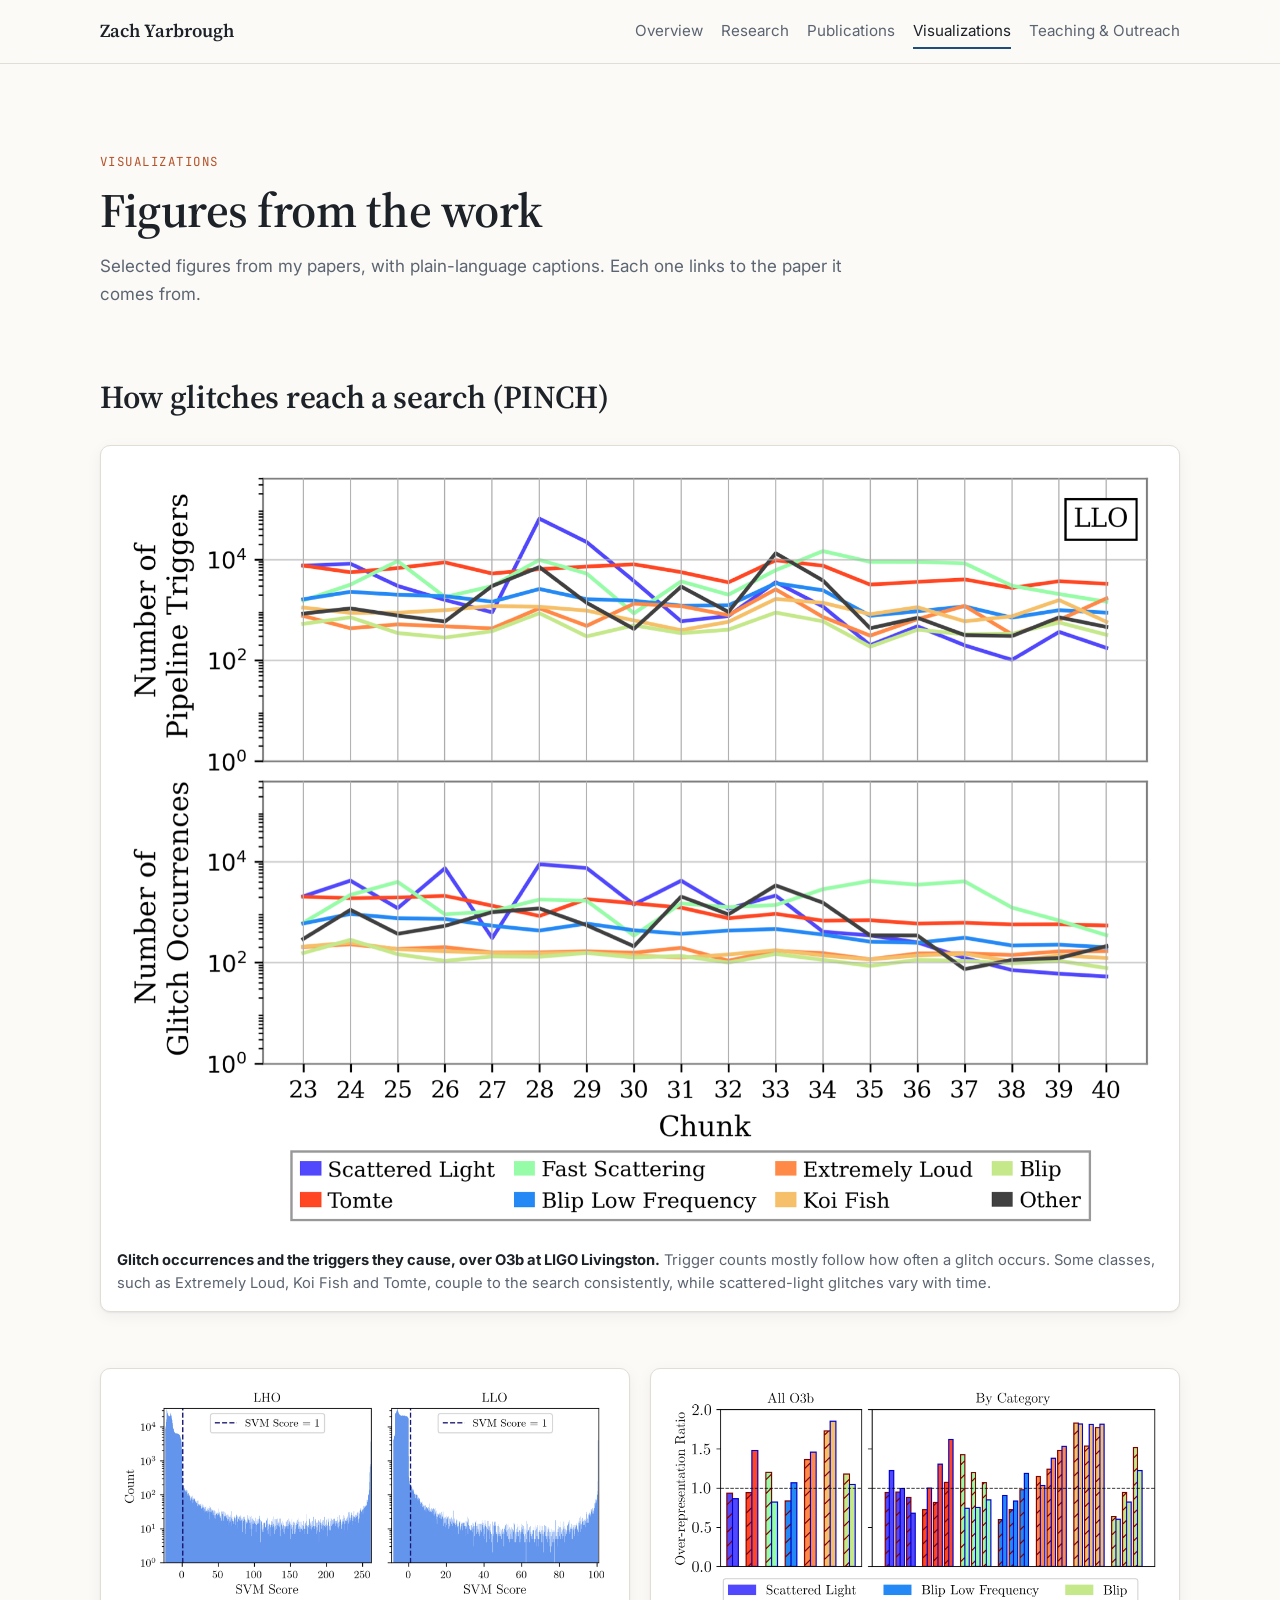
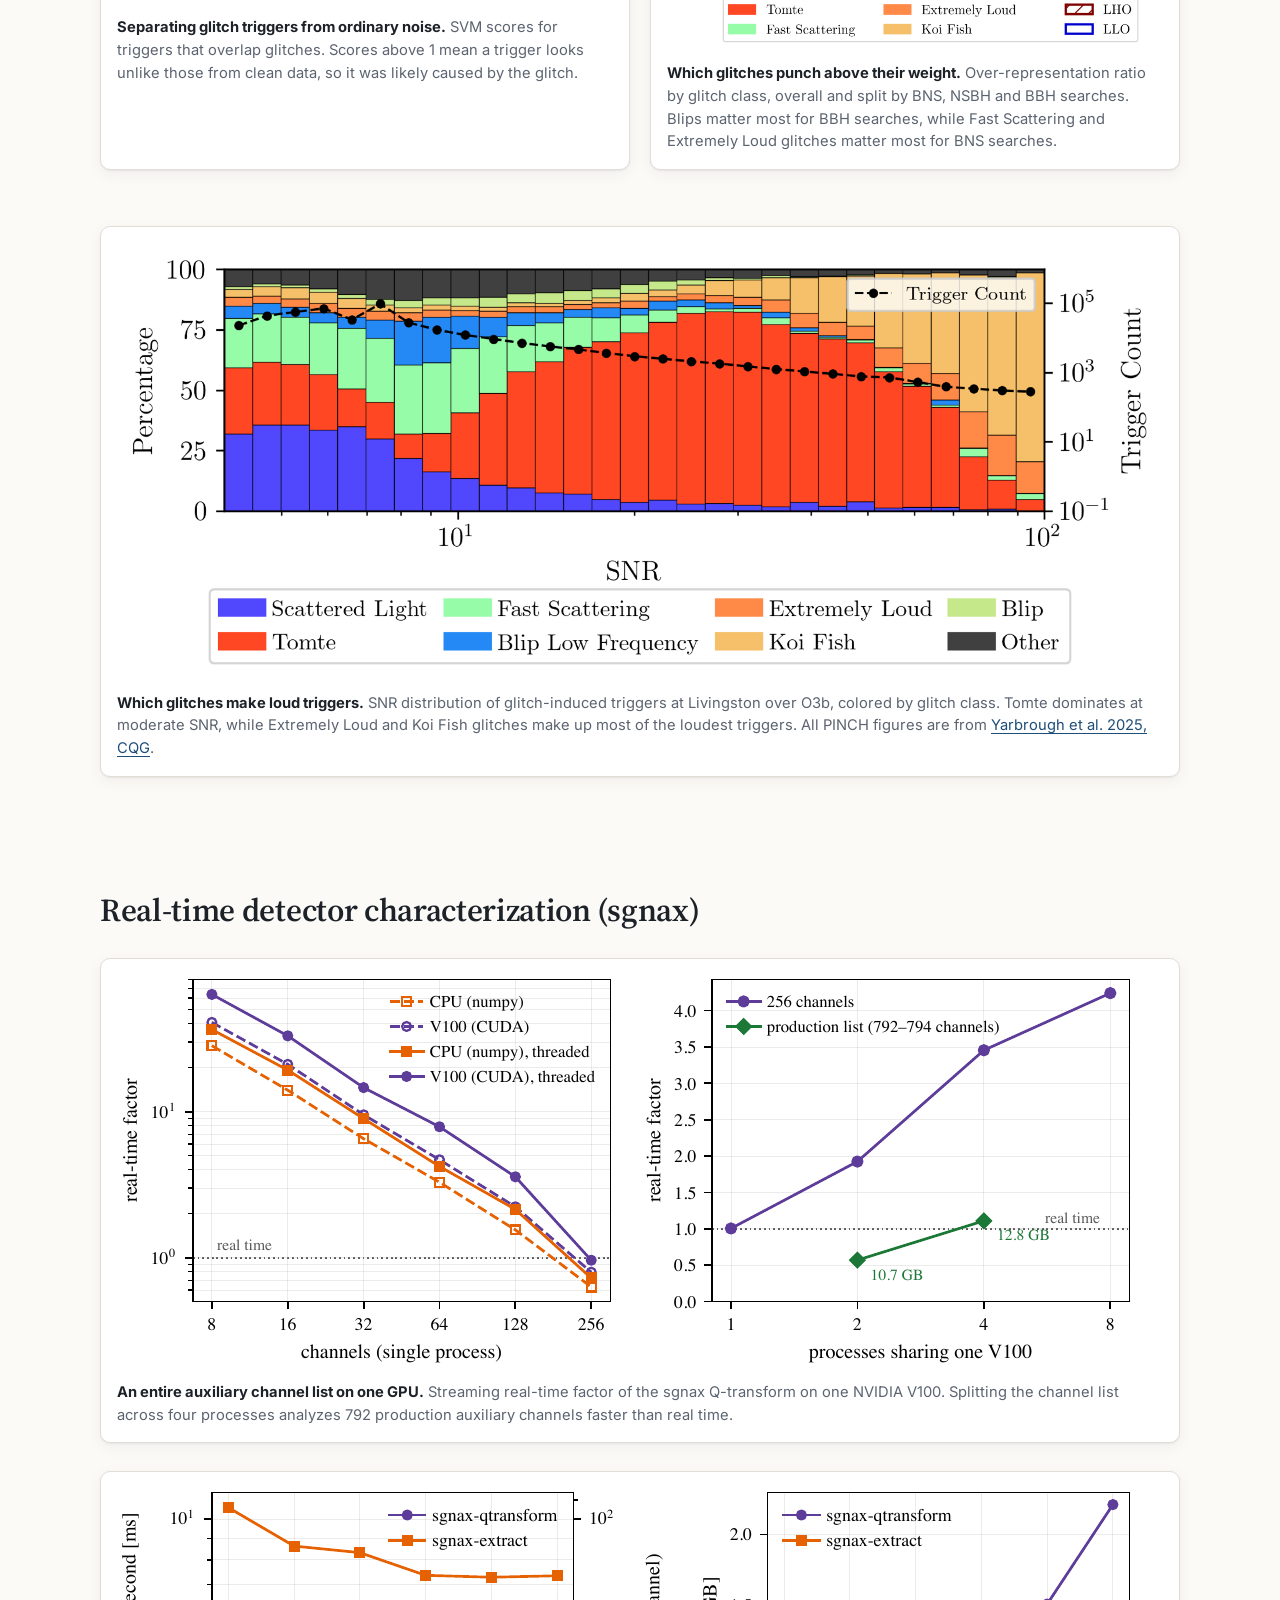
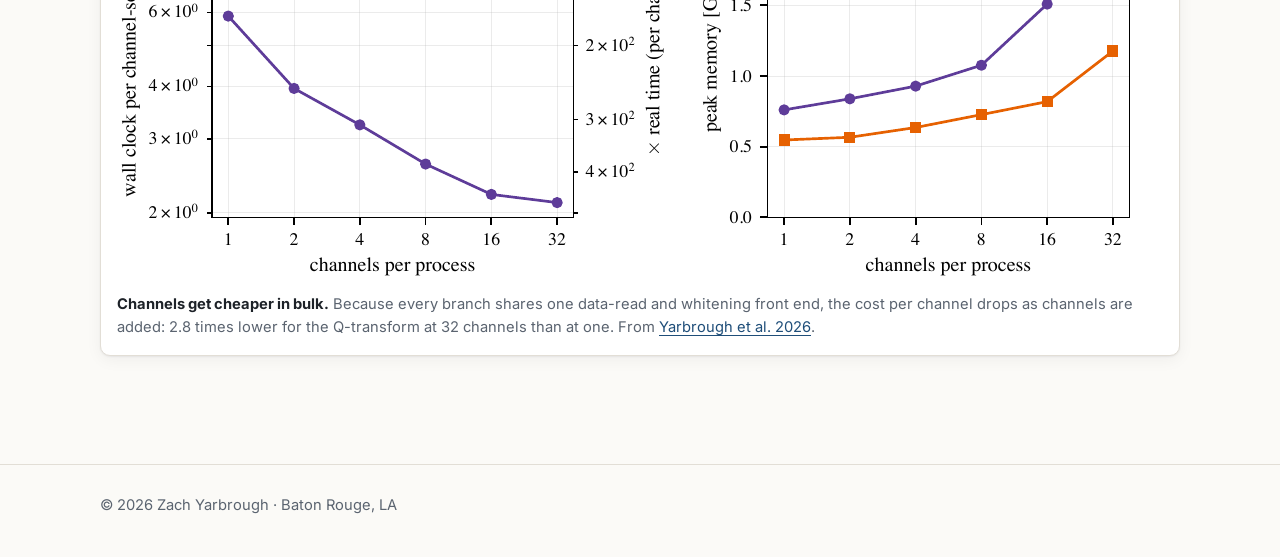
<file: visualizations.html>
<!doctype html>
<html lang="en">
<head>
  <meta charset="utf-8">
  <meta name="viewport" content="width=device-width, initial-scale=1">
  <title>Visualizations | Zach Yarbrough</title>
  <meta name="description" content="Figures from Zach Yarbrough's gravitational-wave detector characterization research.">
  <link rel="canonical" href="https://zachyarbrough.com/visualizations.html">
  <meta property="og:title" content="Visualizations | Zach Yarbrough">
  <meta property="og:description" content="Figures from Zach Yarbrough's gravitational-wave detector characterization research.">
  <meta property="og:image" content="https://zachyarbrough.com/assets/img/headshot.jpg">
  <meta property="og:url" content="https://zachyarbrough.com/visualizations.html">
  <link rel="preconnect" href="https://fonts.googleapis.com">
  <link rel="preconnect" href="https://fonts.gstatic.com" crossorigin>
  <link rel="stylesheet" href="https://fonts.googleapis.com/css2?family=Inter:wght@400;500;600;700&family=JetBrains+Mono:wght@400;500&family=Source+Serif+4:opsz,wght@8..60,500;8..60,600;8..60,700&display=swap">
  <link rel="stylesheet" href="assets/css/site.css">
</head>
<body>
<a class="skip" href="#main">Skip to content</a>

<header class="site-header">
  <div class="wrap">
    <a class="brand" href="index.html">Zach Yarbrough</a>
    <nav class="nav" aria-label="Main">
      <a href="index.html">Overview</a>
      <a href="research.html">Research</a>
      <a href="publications.html">Publications</a>
      <a href="visualizations.html" aria-current="page">Visualizations</a>
      <a href="outreach.html">Teaching &amp; Outreach</a>
    </nav>
  </div>
</header>

<main id="main">
  <div class="wrap">
    <section class="hero" style="padding-bottom:0">
      <p class="eyebrow">Visualizations</p>
      <h1>Figures from the work</h1>
      <p class="narrow muted">Selected figures from my papers, with plain-language captions. Each one links to the paper it comes from.</p>
    </section>

    <section>
      <h2>How glitches reach a search (PINCH)</h2>
      <figure class="fig">
        <img src="assets/fig/pinch_nu_line_plot_L1.png" alt="Line plots over O3b of the number of search triggers caused by each glitch class at LIGO Livingston, above the number of occurrences of each glitch class." loading="lazy" width="1800" height="1334">
        <figcaption><b>Glitch occurrences and the triggers they cause, over O3b at LIGO Livingston.</b> Trigger counts mostly follow how often a glitch occurs. Some classes, such as Extremely Loud, Koi Fish and Tomte, couple to the search consistently, while scattered-light glitches vary with time.</figcaption>
      </figure>
      <div class="figs-2">
        <figure class="fig">
          <img src="assets/fig/pinch_nu_combo_svm_distribution_chunk30.png" alt="Histograms of support vector machine scores for triggers overlapping glitches at Hanford and Livingston, with a threshold at score 1." loading="lazy" width="1800" height="796">
          <figcaption><b>Separating glitch triggers from ordinary noise.</b> SVM scores for triggers that overlap glitches. Scores above 1 mean a trigger looks unlike those from clean data, so it was likely caused by the glitch.</figcaption>
        </figure>
        <figure class="fig">
          <img src="assets/fig/pinch_new_overrep_combined_both.png" alt="Bar charts of over-representation ratio by glitch class and by search category for both LIGO detectors." loading="lazy" width="1800" height="963">
          <figcaption><b>Which glitches punch above their weight.</b> Over-representation ratio by glitch class, overall and split by BNS, NSBH and BBH searches. Blips matter most for BBH searches, while Fast Scattering and Extremely Loud glitches matter most for BNS searches.</figcaption>
        </figure>
      </div>
      <figure class="fig">
        <img src="assets/fig/pinch_nu_pbp_L1_snr_100_o3b.png" alt="Stacked SNR histogram of glitch-induced triggers at LIGO Livingston, each bin colored by the share of each glitch class." loading="lazy" width="1800" height="751">
        <figcaption><b>Which glitches make loud triggers.</b> SNR distribution of glitch-induced triggers at Livingston over O3b, colored by glitch class. Tomte dominates at moderate SNR, while Extremely Loud and Koi Fish glitches make up most of the loudest triggers. All PINCH figures are from <a href="https://doi.org/10.1088/1361-6382/adf58c">Yarbrough et al. 2025, CQG</a>.</figcaption>
      </figure>
    </section>

    <section>
      <h2>Real-time detector characterization (sgnax)</h2>
      <figure class="fig">
        <img src="assets/fig/sgnax_gpu_capacity.png" alt="Plots of real-time factor against number of channels for CPU and GPU execution, and aggregate real-time factor for multiple processes sharing one GPU." loading="lazy" width="1018" height="394">
        <figcaption><b>An entire auxiliary channel list on one GPU.</b> Streaming real-time factor of the sgnax Q-transform on one NVIDIA V100. Splitting the channel list across four processes analyzes 792 production auxiliary channels faster than real time.</figcaption>
      </figure>
      <figure class="fig">
        <img src="assets/fig/sgnax_channel_scaling.png" alt="Log-log plots of wall-clock cost per channel-second and peak memory against the number of channels analyzed." loading="lazy" width="1018" height="393">
        <figcaption><b>Channels get cheaper in bulk.</b> Because every branch shares one data-read and whitening front end, the cost per channel drops as channels are added: 2.8 times lower for the Q-transform at 32 channels than at one. From <a href="https://arxiv.org/abs/2608.09804">Yarbrough et al. 2026</a>.</figcaption>
      </figure>
    </section>
  </div>
</main>


<footer class="site-footer">
  <div class="wrap">
    <span>© <span id="year">2026</span> Zach Yarbrough · Baton Rouge, LA</span>
  </div>
</footer>
<script src="assets/js/site.js"></script>
</body>
</html>
</file>
<file: assets/css/site.css>
/* ==========================================================================
   zachyarbrough.com
   One stylesheet, three themes selected by <html data-theme="...">:
     classic (default, professional) | shag (1970s MCM) | arcade (1980s 8-bit)
   ========================================================================== */

/* ---------- Theme: classic (default) ---------- */
:root,
:root[data-theme="classic"] {
  --bg: #fbfaf7;
  --surface: #ffffff;
  --surface-2: #f3f1ec;
  --text: #1d2228;
  --muted: #5b6470;
  --rule: #e2ded6;
  --accent: #1f4e79;
  --accent-2: #b4532a;
  --accent-ink: #ffffff;
  --link: #1f4e79;
  --font-head: "Source Serif 4", Georgia, "Times New Roman", serif;
  --font-body: "Inter", system-ui, -apple-system, "Segoe UI", sans-serif;
  --font-mono: "JetBrains Mono", ui-monospace, Menlo, monospace;
  --radius: 10px;
  --shadow: 0 1px 2px rgba(20, 24, 30, .06), 0 4px 16px rgba(20, 24, 30, .05);
  --head-weight: 600;
  --head-transform: none;
  --head-spacing: -0.01em;
  --body-size: 1.0625rem;
}

@media (prefers-color-scheme: dark) {
  :root:not([data-theme]),
  :root[data-theme="classic"] {
    --bg: #12161b;
    --surface: #181d23;
    --surface-2: #1f252c;
    --text: #e6e8eb;
    --muted: #9aa3ad;
    --rule: #2b323a;
    --accent: #7fb0e0;
    --accent-2: #e59870;
    --accent-ink: #0d1116;
    --link: #8fbde9;
    --shadow: 0 1px 2px rgba(0, 0, 0, .3), 0 4px 16px rgba(0, 0, 0, .25);
  }
}

/* ---------- Theme: shag (70s conversation pit, mid-century modern) ---------- */
:root[data-theme="shag"] {
  --bg: #f4e6c8;
  --surface: #fbf1dc;
  --surface-2: #ecd6a8;
  --text: #3b2414;
  --muted: #7a5536;
  --rule: #d9b97c;
  --accent: #c4501b;
  --accent-2: #5f7a2b;
  --accent-ink: #fff6e5;
  --link: #a3410f;
  --s1: #6b3a1c; --s2: #c4501b; --s3: #e08a1e; --s4: #e7b729; --s5: #5f7a2b;
  --font-head: "Fraunces", Georgia, serif;
  --font-body: "Work Sans", system-ui, sans-serif;
  --radius: 28px;
  --shadow: 0 2px 0 rgba(59, 36, 20, .15), 0 10px 24px rgba(107, 58, 28, .12);
  --head-weight: 800;
  --head-transform: none;
  --head-spacing: -0.02em;
  --body-size: 1.0625rem;
}

/* ---------- Theme: arcade (80s 8-bit cabinet) ---------- */
:root[data-theme="arcade"] {
  --bg: #0b0b1e;
  --surface: #14143a;
  --surface-2: #1c1c4d;
  --text: #e8f4ff;
  --muted: #9fb3d9;
  --rule: #3a3a8c;
  --accent: #34e4ea;
  --accent-2: #ff3ea5;
  --accent-ink: #0b0b1e;
  --link: #ffe14d;
  --font-head: "Press Start 2P", ui-monospace, monospace;
  --font-body: "VT323", ui-monospace, Menlo, monospace;
  --radius: 0px;
  --shadow: 4px 4px 0 #000;
  --head-weight: 400;
  --head-transform: uppercase;
  --head-spacing: 0;
  --body-size: 1.4rem;
}

/* ==========================================================================
   Base
   ========================================================================== */
*, *::before, *::after { box-sizing: border-box; }
html { -webkit-text-size-adjust: 100%; scroll-behavior: smooth; }
body {
  margin: 0;
  overflow-wrap: break-word;
  background: var(--bg);
  color: var(--text);
  font-family: var(--font-body);
  font-size: var(--body-size);
  line-height: 1.65;
  transition: background-color .25s, color .25s;
}
img { max-width: 100%; height: auto; display: block; }
a { color: var(--link); text-underline-offset: .18em; text-decoration-thickness: 1px; }
a:hover { text-decoration-thickness: 2px; }
h1, h2, h3 {
  font-family: var(--font-head);
  font-weight: var(--head-weight);
  text-transform: var(--head-transform);
  letter-spacing: var(--head-spacing);
  line-height: 1.2;
  margin: 0 0 .5em;
  text-wrap: balance;
}
h1 { font-size: clamp(2rem, 5vw, 3rem); }
h2 { font-size: clamp(1.5rem, 3.2vw, 2rem); margin-top: 2.2em; }
h3 { font-size: 1.2rem; }
p { margin: 0 0 1em; }
.skip { position: absolute; left: -999px; }
.skip:focus { left: 16px; top: 16px; background: var(--surface); padding: 8px 12px; z-index: 10; }

.wrap { width: min(1080px, 100% - 32px); margin-inline: auto; }
.narrow { max-width: 72ch; }
.muted { color: var(--muted); }
.eyebrow {
  font-family: var(--font-mono);
  font-size: .78rem;
  letter-spacing: .12em;
  text-transform: uppercase;
  color: var(--accent-2);
  margin-bottom: .6rem;
}

/* ---------- Header / nav ---------- */
.site-header {
  border-bottom: 1px solid var(--rule);
  background: color-mix(in srgb, var(--bg) 88%, transparent);
  backdrop-filter: blur(8px);
  position: sticky; top: 0; z-index: 5;
}
.site-header .wrap { display: flex; align-items: center; justify-content: space-between; gap: 16px; padding-block: 14px; flex-wrap: wrap; }
.brand { font-family: var(--font-head); font-weight: var(--head-weight); text-transform: var(--head-transform); font-size: 1.15rem; color: var(--text); text-decoration: none; }
.nav { display: flex; gap: 4px 18px; flex-wrap: wrap; }
.nav a { color: var(--muted); text-decoration: none; font-size: .95rem; padding: 4px 0; border-bottom: 2px solid transparent; }
.nav a:hover { color: var(--text); }
.nav a[aria-current="page"] { color: var(--text); border-bottom-color: var(--accent); }

/* ---------- Hero ---------- */
.hero { padding-block: clamp(40px, 8vw, 88px) 24px; }
.hero .wrap > *, .pubs li > *, .timeline li > * { min-width: 0; }
.hero .wrap { display: grid; grid-template-columns: 1.4fr 1fr; gap: clamp(24px, 5vw, 64px); align-items: center; }
.hero h1 { margin-bottom: .25em; }
.hero .role { font-size: 1.15rem; color: var(--muted); margin-bottom: 1.4em; }
.hero .lede { font-size: 1.15rem; }
.portrait { border-radius: var(--radius); overflow: hidden; box-shadow: var(--shadow); aspect-ratio: 4 / 4.4; }
.portrait img { width: 100%; height: 100%; object-fit: cover; object-position: 50% 30%; }
.cta { display: flex; flex-wrap: wrap; gap: 10px; margin-top: 1.6em; }
.btn {
  display: inline-flex; align-items: center; gap: 8px;
  padding: 10px 16px; border-radius: calc(var(--radius) * .6);
  border: 1px solid var(--rule); background: var(--surface); color: var(--text);
  text-decoration: none; font-size: .95rem; font-weight: 500;
}
.btn:hover { border-color: var(--accent); }
.btn.primary { background: var(--accent); border-color: var(--accent); color: var(--accent-ink); }

/* ---------- Cards / grids ---------- */
.grid { display: grid; gap: 20px; grid-template-columns: repeat(auto-fit, minmax(min(260px, 100%), 1fr)); }
.grid-4 { grid-template-columns: repeat(auto-fit, minmax(min(220px, 100%), 1fr)); }
.card {
  background: var(--surface); border: 1px solid var(--rule); border-radius: var(--radius);
  padding: 22px; box-shadow: var(--shadow);
}
.card h3 { margin-bottom: .35em; }
.card p:last-child { margin-bottom: 0; }
.card .tag { font-family: var(--font-mono); font-size: .75rem; color: var(--accent-2); text-transform: uppercase; letter-spacing: .08em; }
.facts { display: grid; grid-template-columns: repeat(auto-fit, minmax(min(160px, 100%), 1fr)); gap: 16px; margin: 28px 0; padding: 0; list-style: none; }
.facts li { border-left: 3px solid var(--accent); padding: 4px 0 4px 14px; }
.facts b { display: block; font-family: var(--font-head); font-size: 1.6rem; font-weight: var(--head-weight); line-height: 1.1; }
.facts span { color: var(--muted); font-size: .9rem; }

section { padding-bottom: 16px; }

/* ---------- Figures ---------- */
figure { margin: 28px 0; }
figure.fig { background: var(--surface); border: 1px solid var(--rule); border-radius: var(--radius); padding: 16px; box-shadow: var(--shadow); }
figure.fig img { border-radius: calc(var(--radius) * .4); background: #fff; }
figcaption { font-size: .92rem; color: var(--muted); margin-top: 12px; line-height: 1.55; }
figcaption b { color: var(--text); }
.figs-2 { display: grid; gap: 20px; grid-template-columns: repeat(auto-fit, minmax(min(320px, 100%), 1fr)); }

/* ---------- Publications ---------- */
.pubs { list-style: none; padding: 0; margin: 0; }
.pubs li { padding: 16px 0; border-top: 1px solid var(--rule); display: grid; grid-template-columns: 4.5rem 1fr; gap: 12px; }
.pubs .yr { font-family: var(--font-mono); color: var(--muted); font-size: .9rem; padding-top: 3px; }
.pubs .t { font-weight: 600; }
.pubs .a { color: var(--muted); font-size: .95rem; }
.pubs .v { font-size: .95rem; }
.pubs .me { color: var(--text); font-weight: 700; }
.badge { display: inline-block; font-family: var(--font-mono); font-size: .7rem; padding: 1px 7px; border-radius: 99px; background: var(--surface-2); color: var(--accent-2); vertical-align: 2px; margin-left: 6px; letter-spacing: .04em; }

/* ---------- Timeline (outreach / background) ---------- */
.timeline { list-style: none; padding: 0; margin: 0; }
.timeline li { display: grid; grid-template-columns: 8.5rem 1fr; gap: 16px; padding: 14px 0; border-top: 1px solid var(--rule); }
.timeline .when { font-family: var(--font-mono); font-size: .88rem; color: var(--muted); padding-top: 3px; }
.timeline b { display: block; }

/* ---------- Photo gallery ---------- */
.gallery { display: grid; gap: 14px; grid-template-columns: repeat(6, 1fr); }
.gallery figure { margin: 0; border-radius: var(--radius); overflow: hidden; box-shadow: var(--shadow); position: relative; }
.gallery img { width: 100%; height: 100%; object-fit: cover; }
.gallery .g-wide { grid-column: span 4; aspect-ratio: 4 / 3; }
.gallery .g-tall { grid-column: span 2; aspect-ratio: 3 / 4.6; }
.gallery .g-third { grid-column: span 2; aspect-ratio: 3 / 4; }

/* ---------- Footer + theme switcher ---------- */
.site-footer { border-top: 1px solid var(--rule); margin-top: 64px; padding-block: 28px 40px; color: var(--muted); font-size: .92rem; }
.site-footer .wrap { display: flex; justify-content: space-between; align-items: center; gap: 16px; flex-wrap: wrap; }
.theme-switch { display: inline-flex; gap: 6px; align-items: center; }
.theme-switch button {
  font: inherit; font-size: .82rem; cursor: pointer;
  padding: 5px 11px; border-radius: 99px; border: 1px solid var(--rule);
  background: var(--surface); color: var(--muted);
}
.theme-switch button[aria-pressed="true"] { background: var(--accent); color: var(--accent-ink); border-color: var(--accent); }

/* ==========================================================================
   Shag overrides: stripes, shag texture, rounded everything
   ========================================================================== */
[data-theme="shag"] body {
  background-color: var(--bg);
  background-image:
    radial-gradient(circle at 20% 30%, rgba(107, 58, 28, .05) 0 1.5px, transparent 2px),
    radial-gradient(circle at 70% 60%, rgba(196, 80, 27, .05) 0 1.5px, transparent 2px),
    radial-gradient(circle at 40% 80%, rgba(95, 122, 43, .05) 0 1px, transparent 1.5px);
  background-size: 7px 7px, 9px 9px, 5px 5px;
}
[data-theme="shag"] .site-header { border-bottom: 0; }
[data-theme="shag"] .site-header::after {
  content: ""; display: block; height: 18px;
  background: linear-gradient(to bottom, var(--s1) 0 20%, var(--s2) 20% 40%, var(--s3) 40% 60%, var(--s4) 60% 80%, var(--s5) 80% 100%);
}
[data-theme="shag"] .brand { color: var(--s1); font-style: italic; font-variation-settings: "SOFT" 100, "WONK" 1; }
[data-theme="shag"] h1, [data-theme="shag"] h2 { color: var(--s1); font-variation-settings: "SOFT" 100, "WONK" 1; }
[data-theme="shag"] h1 { font-size: clamp(2.4rem, 6vw, 3.8rem); }
[data-theme="shag"] .portrait { border-radius: 999px 999px 28px 28px; border: 6px solid var(--s3); box-shadow: 0 0 0 6px var(--s2), 0 0 0 12px var(--s1), var(--shadow); }
[data-theme="shag"] .card { border: 0; border-top: 10px solid var(--s3); }
[data-theme="shag"] .grid .card:nth-child(4n+2) { border-top-color: var(--s2); }
[data-theme="shag"] .grid .card:nth-child(4n+3) { border-top-color: var(--s5); }
[data-theme="shag"] .grid .card:nth-child(4n+4) { border-top-color: var(--s4); }
[data-theme="shag"] .facts li { border-left: 0; background: var(--surface); border-radius: 999px; padding: 12px 20px; text-align: center; box-shadow: var(--shadow); }
[data-theme="shag"] .eyebrow { color: var(--s5); }
[data-theme="shag"] .btn { border-radius: 999px; }
[data-theme="shag"] .site-footer { border-top: 0; }
[data-theme="shag"] .site-footer::before {
  content: ""; display: block; height: 12px; margin-bottom: 28px;
  background: linear-gradient(to bottom, var(--s5) 0 20%, var(--s4) 20% 40%, var(--s3) 40% 60%, var(--s2) 60% 80%, var(--s1) 80% 100%);
}

/* ==========================================================================
   Arcade overrides: scanlines, pixel borders, neon
   ========================================================================== */
[data-theme="arcade"] body { line-height: 1.35; }
[data-theme="arcade"] .hero .lede, [data-theme="arcade"] .hero .role { font-size: 1.55rem; }
[data-theme="arcade"] .facts span, [data-theme="arcade"] .pubs .a, [data-theme="arcade"] .pubs .v, [data-theme="arcade"] figcaption, [data-theme="arcade"] .timeline .when, [data-theme="arcade"] .site-footer { font-size: 1.25rem; }
[data-theme="arcade"] body::after {
  content: ""; position: fixed; inset: 0; pointer-events: none; z-index: 50;
  background: repeating-linear-gradient(to bottom, rgba(0, 0, 0, .18) 0 1px, transparent 1px 3px);
}
[data-theme="arcade"] h1 { font-size: clamp(1.3rem, 4vw, 2.1rem); color: var(--link); text-shadow: 3px 3px 0 var(--accent-2); line-height: 1.5; }
[data-theme="arcade"] h2 { font-size: clamp(.95rem, 2.4vw, 1.25rem); color: var(--accent); line-height: 1.6; }
[data-theme="arcade"] h2::before { content: "> "; color: var(--accent-2); }
[data-theme="arcade"] h3 { font-size: .8rem; line-height: 1.7; color: var(--link); }
[data-theme="arcade"] .brand { font-size: .8rem; color: var(--accent); }
[data-theme="arcade"] .nav a, [data-theme="arcade"] .btn, [data-theme="arcade"] .theme-switch button { font-family: var(--font-head); font-size: .58rem; text-transform: uppercase; }
[data-theme="arcade"] .nav a[aria-current="page"] { color: var(--link); border-bottom-color: var(--accent-2); }
[data-theme="arcade"] .nav a[aria-current="page"]::before { content: "▶ "; color: var(--accent-2); }
[data-theme="arcade"] .card, [data-theme="arcade"] figure.fig, [data-theme="arcade"] .portrait, [data-theme="arcade"] .gallery figure {
  border: 4px solid var(--accent); box-shadow: 6px 6px 0 var(--accent-2);
}
[data-theme="arcade"] .portrait img, [data-theme="arcade"] .gallery img { image-rendering: pixelated; }
[data-theme="arcade"] .btn { border: 3px solid var(--accent); padding: 12px 14px; box-shadow: 4px 4px 0 #000; }
[data-theme="arcade"] .btn.primary { background: var(--accent-2); border-color: var(--accent-2); color: #fff; }
[data-theme="arcade"] .btn:active { transform: translate(4px, 4px); box-shadow: none; }
[data-theme="arcade"] .facts li { border-left: 0; border: 3px dashed var(--rule); padding: 12px; }
[data-theme="arcade"] .facts b { color: var(--link); font-size: 1rem; line-height: 1.6; }
[data-theme="arcade"] .eyebrow, [data-theme="arcade"] .card .tag, [data-theme="arcade"] .badge { font-family: var(--font-head); font-size: .55rem; color: var(--accent-2); }
[data-theme="arcade"] .hero .role::after { content: "█"; color: var(--accent-2); margin-left: 6px; animation: blink 1s steps(1) infinite; }
[data-theme="arcade"] .site-footer .insert-coin { display: inline; }
.insert-coin { display: none; font-family: var(--font-head); font-size: .6rem; color: var(--link); animation: blink 1.2s steps(1) infinite; }
@keyframes blink { 50% { opacity: 0; } }
@media (prefers-reduced-motion: reduce) {
  * { animation: none !important; transition: none !important; scroll-behavior: auto !important; }
}

/* ==========================================================================
   Responsive
   ========================================================================== */
@media (max-width: 760px) {
  .hero .wrap { grid-template-columns: minmax(0, 1fr); }
  .portrait { max-width: 320px; order: -1; }
  .gallery { grid-template-columns: repeat(2, 1fr); }
  .gallery .g-wide { grid-column: span 2; }
  .gallery .g-tall, .gallery .g-third { grid-column: span 1; }
  .timeline li, .pubs li { grid-template-columns: 1fr; gap: 2px; }
  .figs-2 { grid-template-columns: 1fr; }
}
</file>
